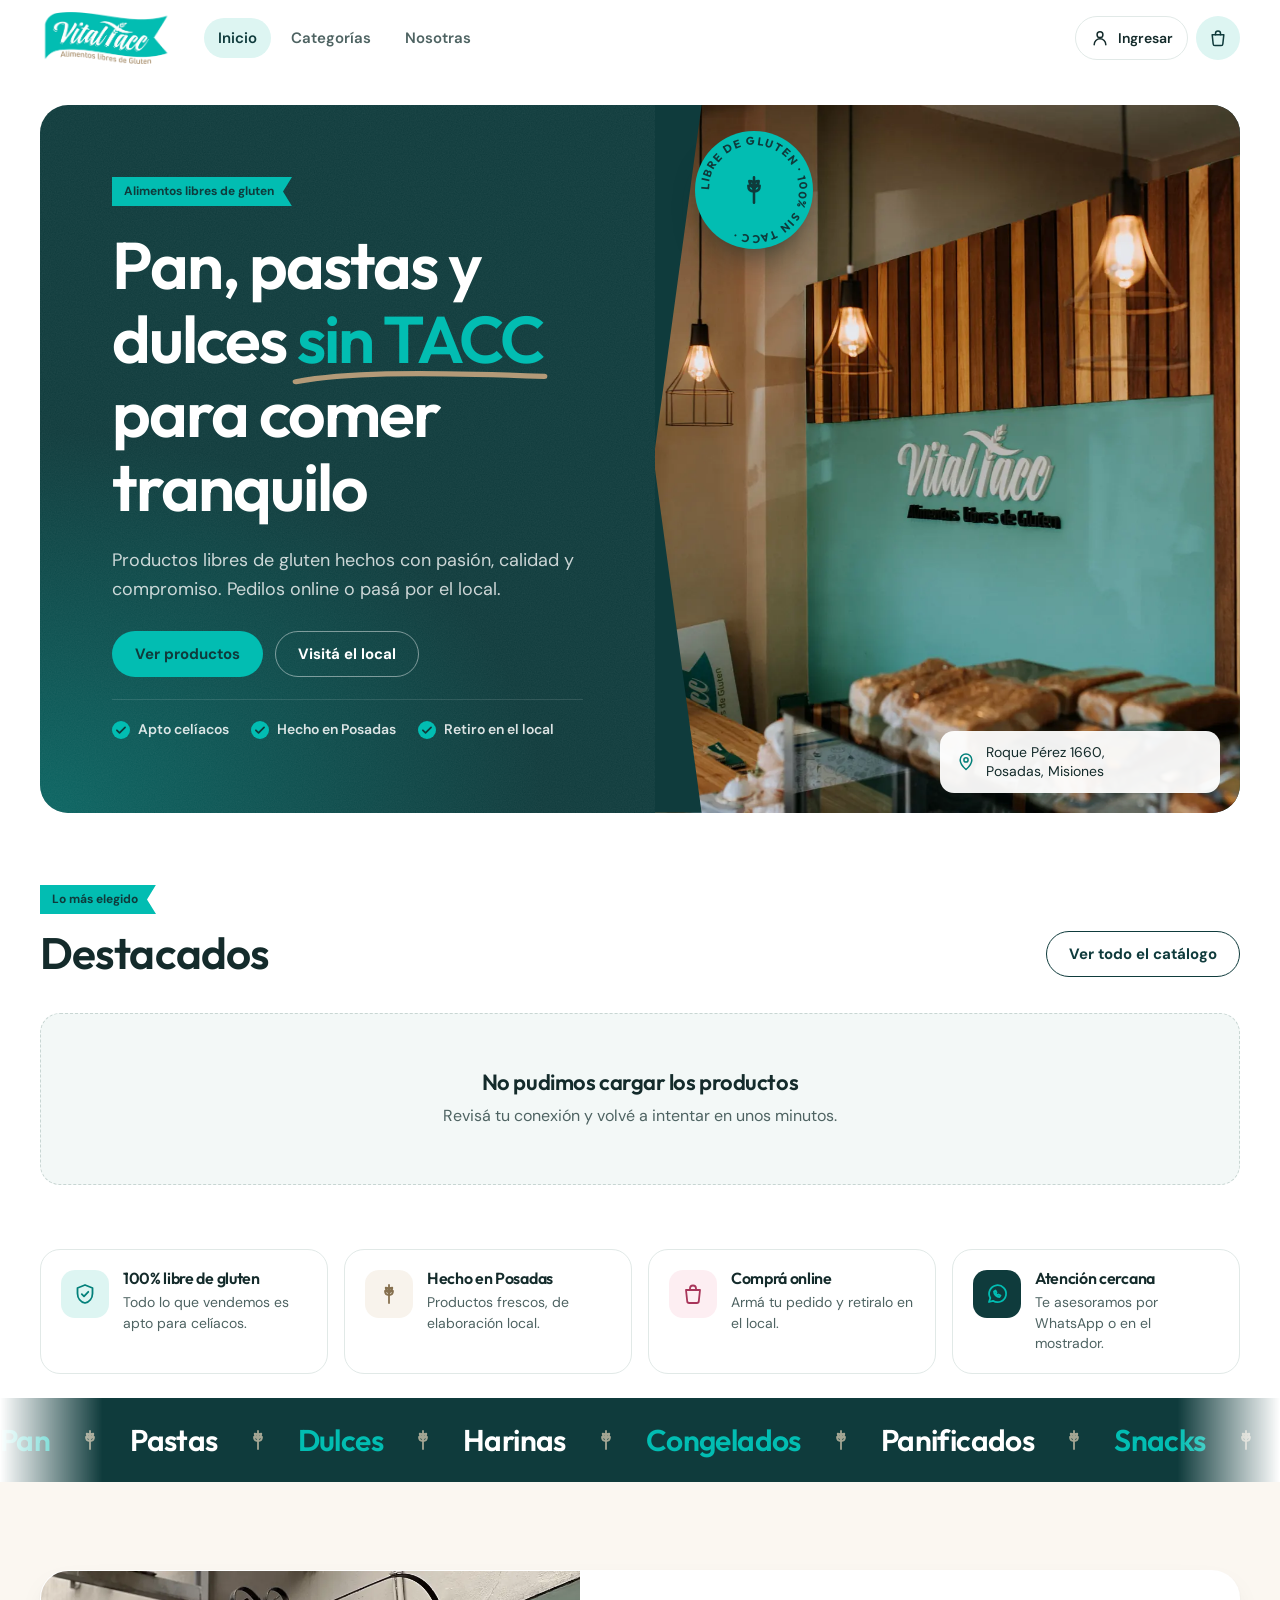
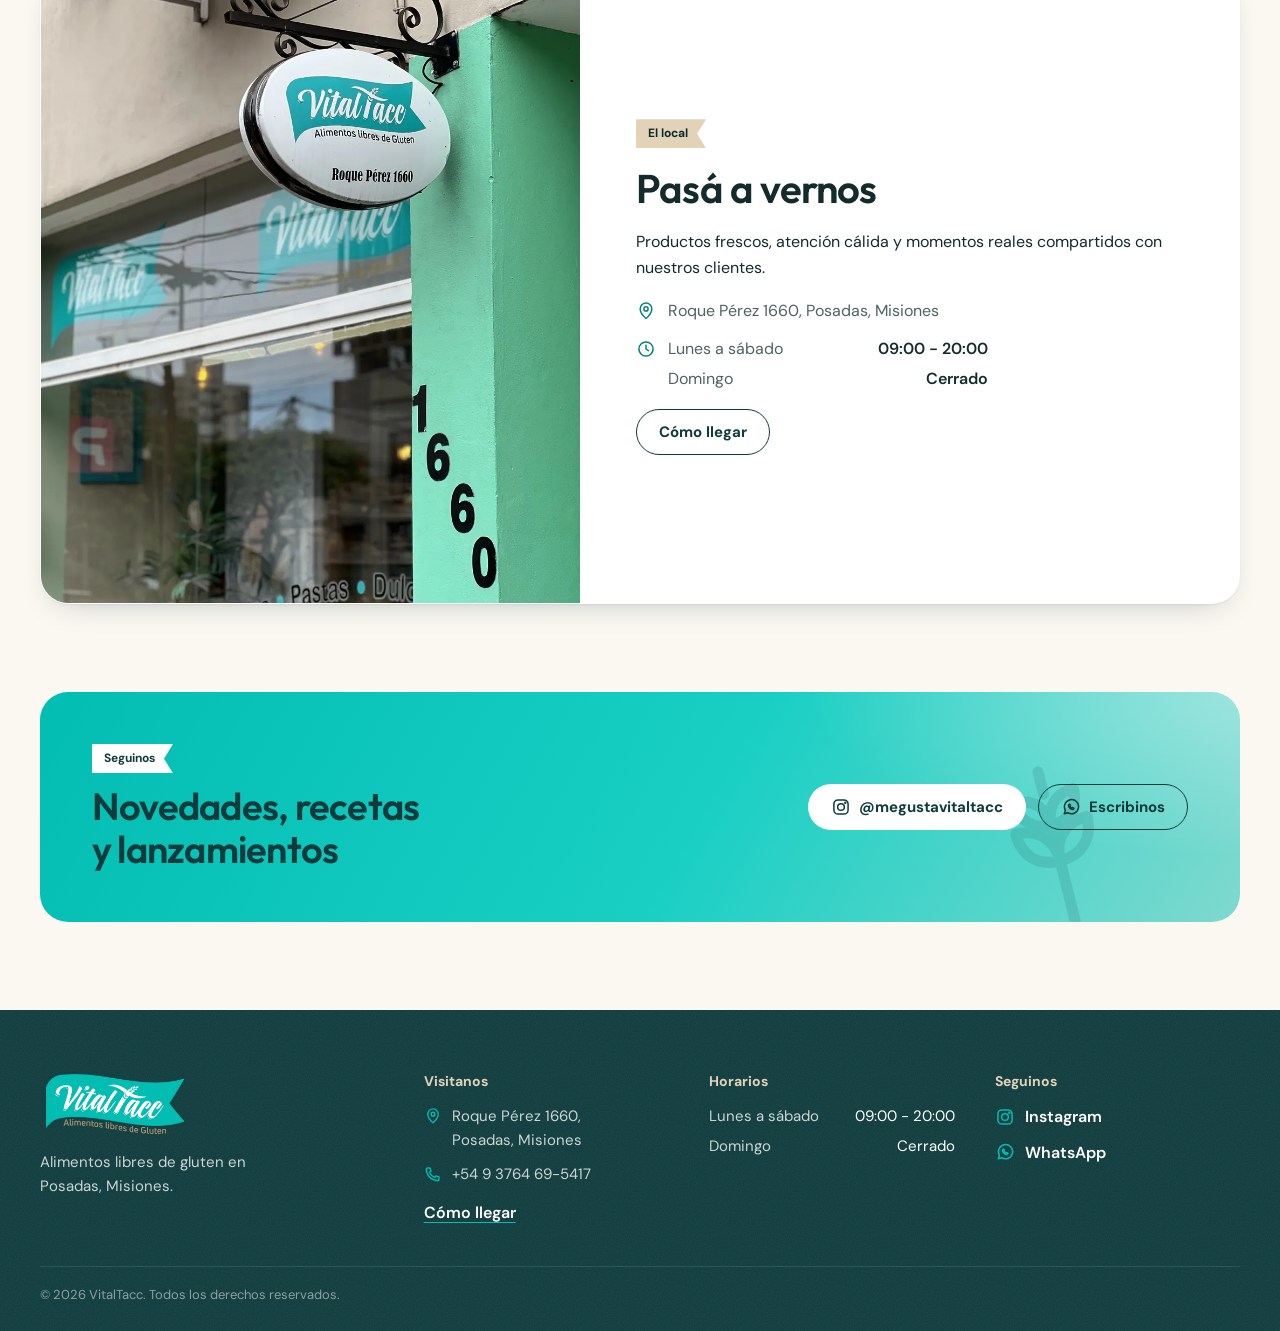
<file: src/main/java/com/vitaltacc/frontend/index.html>
<!DOCTYPE html>
<html lang="es">

<head>
    <meta charset="UTF-8">
    <meta name="viewport" content="width=device-width, initial-scale=1.0">
    <title>VitalTacc · Alimentos libres de gluten en Posadas</title>
    <meta name="description" content="Pan, pastas y dulces sin TACC en Posadas. Comprá online o en el local de Roque Pérez 1660.">
    <link rel="icon" type="image/png" href="img/logo-vitaltacc.png">
    <link rel="preconnect" href="https://fonts.googleapis.com">
    <link rel="preconnect" href="https://fonts.gstatic.com" crossorigin>
    <link href="https://fonts.googleapis.com/css2?family=DM+Sans:wght@400;500;600;700&family=Outfit:wght@500;600;700&display=swap"
        rel="stylesheet">
    <link rel="stylesheet" href="css/tienda.css">
</head>

<body data-pagina="inicio">

    <header id="encabezado"></header>

    <main id="contenido" tabindex="-1">

        <section class="hero">
            <div class="contenedor">
                <div class="hero-interior">
                    <div class="hero-texto">
                        <span class="cinta">Alimentos libres de gluten</span>
                        <h1>Pan, pastas y dulces <span class="resaltado">sin TACC</span> para comer tranquilo</h1>
                        <p>Productos libres de gluten hechos con pasión, calidad y compromiso. Pedilos online o pasá por el local.</p>
                        <div class="hero-botones">
                            <a class="boton boton-primario" href="productos.html">Ver productos</a>
                            <a class="boton boton-claro" href="#visitanos">Visitá el local</a>
                        </div>
                        <ul class="hero-confianza">
                            <li><svg class="icono" viewBox="0 0 24 24" aria-hidden="true"><path d="m5 12.5 4.5 4.5L19 7.5"/></svg><span>Apto celíacos</span></li>
                            <li><svg class="icono" viewBox="0 0 24 24" aria-hidden="true"><path d="m5 12.5 4.5 4.5L19 7.5"/></svg><span>Hecho en Posadas</span></li>
                            <li><svg class="icono" viewBox="0 0 24 24" aria-hidden="true"><path d="m5 12.5 4.5 4.5L19 7.5"/></svg><span>Retiro en el local</span></li>
                        </ul>
                    </div>
                    <div class="hero-foto">
                        <div class="sello-giratorio" aria-hidden="true">
                            <svg class="sello-texto" viewBox="0 0 120 120">
                                <defs><path id="circuloSello" d="M60 60m-46 0a46 46 0 1 1 92 0a46 46 0 1 1-92 0"/></defs>
                                <text><textPath href="#circuloSello">LIBRE DE GLUTEN · 100% SIN TACC · </textPath></text>
                            </svg>
                            <svg class="sello-centro" viewBox="0 0 24 24"><path d="M12 21V9"/><path d="M12 13c-2.5 0-4-1.6-4-4 2.5 0 4 1.6 4 4zM12 13c2.5 0 4-1.6 4-4-2.5 0-4 1.6-4 4zM12 9c-2 0-3.3-1.3-3.3-3.3C10.7 5.7 12 7 12 9zM12 9c2 0 3.3-1.3 3.3-3.3C13.3 5.7 12 7 12 9zM12 5.5V3"/></svg>
                        </div>
                        <img src="img/local-interior.webp" alt="Mostrador del local de VitalTacc con panificados sin TACC" width="1800" height="1199" fetchpriority="high">
                        <p class="hero-dato"><svg class="icono" viewBox="0 0 24 24" aria-hidden="true"><path d="M12 21s7-6.2 7-11.5A7 7 0 0 0 5 9.5C5 14.8 12 21 12 21z"/><circle cx="12" cy="9.5" r="2.5"/></svg><span data-config="direccion">Roque Pérez 1660, Posadas, Misiones</span></p>
                    </div>
                </div>
            </div>
        </section>

        <section class="seccion seccion-destacados" aria-labelledby="tituloDestacados">
            <div class="contenedor">
                <div class="seccion-titulo-fila revelar">
                    <div class="seccion-titulo">
                        <span class="cinta">Lo más elegido</span>
                        <h2 id="tituloDestacados">Destacados</h2>
                    </div>
                    <a class="boton boton-secundario" href="productos.html">Ver todo el catálogo</a>
                </div>
                <div class="grilla-productos" id="destacados" aria-live="polite"></div>
            </div>
        </section>

        <section class="beneficios" aria-label="Por qué elegirnos">
            <div class="contenedor">
                <ul class="beneficios-lista">
                    <li class="revelar">
                        <span class="beneficio-icono tono-turquesa"><svg class="icono" viewBox="0 0 24 24" aria-hidden="true"><path d="M12 3 4.5 6v5.5c0 4.6 3.2 8.4 7.5 9.5 4.3-1.1 7.5-4.9 7.5-9.5V6z"/><path d="m8.8 12.2 2.2 2.2 4.3-4.6"/></svg></span>
                        <div><h3>100% libre de gluten</h3><p>Todo lo que vendemos es apto para celíacos.</p></div>
                    </li>
                    <li class="revelar" style="--retraso: 80ms">
                        <span class="beneficio-icono tono-trigo"><svg class="icono" viewBox="0 0 24 24" aria-hidden="true"><path d="M12 21V9"/><path d="M12 13c-2.5 0-4-1.6-4-4 2.5 0 4 1.6 4 4zM12 13c2.5 0 4-1.6 4-4-2.5 0-4 1.6-4 4zM12 9c-2 0-3.3-1.3-3.3-3.3C10.7 5.7 12 7 12 9zM12 9c2 0 3.3-1.3 3.3-3.3C13.3 5.7 12 7 12 9zM12 5.5V3"/></svg></span>
                        <div><h3>Hecho en Posadas</h3><p>Productos frescos, de elaboración local.</p></div>
                    </li>
                    <li class="revelar" style="--retraso: 160ms">
                        <span class="beneficio-icono tono-rosa"><svg class="icono" viewBox="0 0 24 24" aria-hidden="true"><path d="M5 8h14l-1.2 11.1a2 2 0 0 1-2 1.9H8.2a2 2 0 0 1-2-1.9z"/><path d="M9 8V6.5a3 3 0 0 1 6 0V8"/></svg></span>
                        <div><h3>Comprá online</h3><p>Armá tu pedido y retiralo en el local.</p></div>
                    </li>
                    <li class="revelar" style="--retraso: 240ms">
                        <span class="beneficio-icono tono-petroleo"><svg class="icono" viewBox="0 0 24 24" aria-hidden="true"><path d="M4 20l1.3-4A8.5 8.5 0 1 1 8 18.8z"/><path d="M9 9.5c0 3 2.5 5.5 5.5 5.5l1-1.5-2-1-1 .8a4 4 0 0 1-1.8-1.8l.8-1-1-2z"/></svg></span>
                        <div><h3>Atención cercana</h3><p>Te asesoramos por WhatsApp o en el mostrador.</p></div>
                    </li>
                </ul>
            </div>
        </section>

        <section class="seccion seccion-categorias" id="seccionCategorias" aria-labelledby="tituloCategorias" hidden>
            <div class="contenedor">
                <div class="seccion-titulo revelar">
                    <span class="cinta">Explorá</span>
                    <h2 id="tituloCategorias">Comprá por categoría</h2>
                </div>
                <div class="grilla-categorias" id="categoriasInicio"></div>
            </div>
        </section>

        <section class="seccion seccion-ofertas" id="seccionOfertas" aria-labelledby="tituloOfertas" hidden>
            <div class="contenedor">
                <div class="seccion-titulo-fila revelar">
                    <div class="seccion-titulo">
                        <span class="cinta cinta-rosa">Promo</span>
                        <h2 id="tituloOfertas">Ofertas de la semana</h2>
                    </div>
                </div>
                <div class="grilla-productos" id="ofertas" aria-live="polite"></div>
            </div>
        </section>

        <div class="franja" aria-hidden="true">
            <div class="franja-pista">
                <div class="franja-grupo"><span>Pan</span><svg class="icono" viewBox="0 0 24 24" aria-hidden="true"><path d="M12 21V9"/><path d="M12 13c-2.5 0-4-1.6-4-4 2.5 0 4 1.6 4 4zM12 13c2.5 0 4-1.6 4-4-2.5 0-4 1.6-4 4zM12 9c-2 0-3.3-1.3-3.3-3.3C10.7 5.7 12 7 12 9zM12 9c2 0 3.3-1.3 3.3-3.3C13.3 5.7 12 7 12 9zM12 5.5V3"/></svg><span>Pastas</span><svg class="icono" viewBox="0 0 24 24" aria-hidden="true"><path d="M12 21V9"/><path d="M12 13c-2.5 0-4-1.6-4-4 2.5 0 4 1.6 4 4zM12 13c2.5 0 4-1.6 4-4-2.5 0-4 1.6-4 4zM12 9c-2 0-3.3-1.3-3.3-3.3C10.7 5.7 12 7 12 9zM12 9c2 0 3.3-1.3 3.3-3.3C13.3 5.7 12 7 12 9zM12 5.5V3"/></svg><span>Dulces</span><svg class="icono" viewBox="0 0 24 24" aria-hidden="true"><path d="M12 21V9"/><path d="M12 13c-2.5 0-4-1.6-4-4 2.5 0 4 1.6 4 4zM12 13c2.5 0 4-1.6 4-4-2.5 0-4 1.6-4 4zM12 9c-2 0-3.3-1.3-3.3-3.3C10.7 5.7 12 7 12 9zM12 9c2 0 3.3-1.3 3.3-3.3C13.3 5.7 12 7 12 9zM12 5.5V3"/></svg><span>Harinas</span><svg class="icono" viewBox="0 0 24 24" aria-hidden="true"><path d="M12 21V9"/><path d="M12 13c-2.5 0-4-1.6-4-4 2.5 0 4 1.6 4 4zM12 13c2.5 0 4-1.6 4-4-2.5 0-4 1.6-4 4zM12 9c-2 0-3.3-1.3-3.3-3.3C10.7 5.7 12 7 12 9zM12 9c2 0 3.3-1.3 3.3-3.3C13.3 5.7 12 7 12 9zM12 5.5V3"/></svg><span>Congelados</span><svg class="icono" viewBox="0 0 24 24" aria-hidden="true"><path d="M12 21V9"/><path d="M12 13c-2.5 0-4-1.6-4-4 2.5 0 4 1.6 4 4zM12 13c2.5 0 4-1.6 4-4-2.5 0-4 1.6-4 4zM12 9c-2 0-3.3-1.3-3.3-3.3C10.7 5.7 12 7 12 9zM12 9c2 0 3.3-1.3 3.3-3.3C13.3 5.7 12 7 12 9zM12 5.5V3"/></svg><span>Panificados</span><svg class="icono" viewBox="0 0 24 24" aria-hidden="true"><path d="M12 21V9"/><path d="M12 13c-2.5 0-4-1.6-4-4 2.5 0 4 1.6 4 4zM12 13c2.5 0 4-1.6 4-4-2.5 0-4 1.6-4 4zM12 9c-2 0-3.3-1.3-3.3-3.3C10.7 5.7 12 7 12 9zM12 9c2 0 3.3-1.3 3.3-3.3C13.3 5.7 12 7 12 9zM12 5.5V3"/></svg><span>Snacks</span><svg class="icono" viewBox="0 0 24 24" aria-hidden="true"><path d="M12 21V9"/><path d="M12 13c-2.5 0-4-1.6-4-4 2.5 0 4 1.6 4 4zM12 13c2.5 0 4-1.6 4-4-2.5 0-4 1.6-4 4zM12 9c-2 0-3.3-1.3-3.3-3.3C10.7 5.7 12 7 12 9zM12 9c2 0 3.3-1.3 3.3-3.3C13.3 5.7 12 7 12 9zM12 5.5V3"/></svg><span>Sin TACC</span><svg class="icono" viewBox="0 0 24 24" aria-hidden="true"><path d="M12 21V9"/><path d="M12 13c-2.5 0-4-1.6-4-4 2.5 0 4 1.6 4 4zM12 13c2.5 0 4-1.6 4-4-2.5 0-4 1.6-4 4zM12 9c-2 0-3.3-1.3-3.3-3.3C10.7 5.7 12 7 12 9zM12 9c2 0 3.3-1.3 3.3-3.3C13.3 5.7 12 7 12 9zM12 5.5V3"/></svg></div>
                <div class="franja-grupo"><span>Pan</span><svg class="icono" viewBox="0 0 24 24" aria-hidden="true"><path d="M12 21V9"/><path d="M12 13c-2.5 0-4-1.6-4-4 2.5 0 4 1.6 4 4zM12 13c2.5 0 4-1.6 4-4-2.5 0-4 1.6-4 4zM12 9c-2 0-3.3-1.3-3.3-3.3C10.7 5.7 12 7 12 9zM12 9c2 0 3.3-1.3 3.3-3.3C13.3 5.7 12 7 12 9zM12 5.5V3"/></svg><span>Pastas</span><svg class="icono" viewBox="0 0 24 24" aria-hidden="true"><path d="M12 21V9"/><path d="M12 13c-2.5 0-4-1.6-4-4 2.5 0 4 1.6 4 4zM12 13c2.5 0 4-1.6 4-4-2.5 0-4 1.6-4 4zM12 9c-2 0-3.3-1.3-3.3-3.3C10.7 5.7 12 7 12 9zM12 9c2 0 3.3-1.3 3.3-3.3C13.3 5.7 12 7 12 9zM12 5.5V3"/></svg><span>Dulces</span><svg class="icono" viewBox="0 0 24 24" aria-hidden="true"><path d="M12 21V9"/><path d="M12 13c-2.5 0-4-1.6-4-4 2.5 0 4 1.6 4 4zM12 13c2.5 0 4-1.6 4-4-2.5 0-4 1.6-4 4zM12 9c-2 0-3.3-1.3-3.3-3.3C10.7 5.7 12 7 12 9zM12 9c2 0 3.3-1.3 3.3-3.3C13.3 5.7 12 7 12 9zM12 5.5V3"/></svg><span>Harinas</span><svg class="icono" viewBox="0 0 24 24" aria-hidden="true"><path d="M12 21V9"/><path d="M12 13c-2.5 0-4-1.6-4-4 2.5 0 4 1.6 4 4zM12 13c2.5 0 4-1.6 4-4-2.5 0-4 1.6-4 4zM12 9c-2 0-3.3-1.3-3.3-3.3C10.7 5.7 12 7 12 9zM12 9c2 0 3.3-1.3 3.3-3.3C13.3 5.7 12 7 12 9zM12 5.5V3"/></svg><span>Congelados</span><svg class="icono" viewBox="0 0 24 24" aria-hidden="true"><path d="M12 21V9"/><path d="M12 13c-2.5 0-4-1.6-4-4 2.5 0 4 1.6 4 4zM12 13c2.5 0 4-1.6 4-4-2.5 0-4 1.6-4 4zM12 9c-2 0-3.3-1.3-3.3-3.3C10.7 5.7 12 7 12 9zM12 9c2 0 3.3-1.3 3.3-3.3C13.3 5.7 12 7 12 9zM12 5.5V3"/></svg><span>Panificados</span><svg class="icono" viewBox="0 0 24 24" aria-hidden="true"><path d="M12 21V9"/><path d="M12 13c-2.5 0-4-1.6-4-4 2.5 0 4 1.6 4 4zM12 13c2.5 0 4-1.6 4-4-2.5 0-4 1.6-4 4zM12 9c-2 0-3.3-1.3-3.3-3.3C10.7 5.7 12 7 12 9zM12 9c2 0 3.3-1.3 3.3-3.3C13.3 5.7 12 7 12 9zM12 5.5V3"/></svg><span>Snacks</span><svg class="icono" viewBox="0 0 24 24" aria-hidden="true"><path d="M12 21V9"/><path d="M12 13c-2.5 0-4-1.6-4-4 2.5 0 4 1.6 4 4zM12 13c2.5 0 4-1.6 4-4-2.5 0-4 1.6-4 4zM12 9c-2 0-3.3-1.3-3.3-3.3C10.7 5.7 12 7 12 9zM12 9c2 0 3.3-1.3 3.3-3.3C13.3 5.7 12 7 12 9zM12 5.5V3"/></svg><span>Sin TACC</span><svg class="icono" viewBox="0 0 24 24" aria-hidden="true"><path d="M12 21V9"/><path d="M12 13c-2.5 0-4-1.6-4-4 2.5 0 4 1.6 4 4zM12 13c2.5 0 4-1.6 4-4-2.5 0-4 1.6-4 4zM12 9c-2 0-3.3-1.3-3.3-3.3C10.7 5.7 12 7 12 9zM12 9c2 0 3.3-1.3 3.3-3.3C13.3 5.7 12 7 12 9zM12 5.5V3"/></svg></div>
            </div>
        </div>

        <section class="seccion seccion-visita" id="visitanos" aria-labelledby="tituloVisita">
            <div class="contenedor">
                <div class="visita revelar">
                    <img src="img/local-frente.webp" alt="Frente del local de VitalTacc en Roque Pérez 1660" width="1000" height="1172" loading="lazy">
                    <div class="visita-texto">
                        <span class="cinta cinta-trigo">El local</span>
                        <h2 id="tituloVisita">Pasá a vernos</h2>
                        <p>Productos frescos, atención cálida y momentos reales compartidos con nuestros clientes.</p>
                        <ul class="visita-datos">
                            <li><svg class="icono" viewBox="0 0 24 24" aria-hidden="true"><path d="M12 21s7-6.2 7-11.5A7 7 0 0 0 5 9.5C5 14.8 12 21 12 21z"/><circle cx="12" cy="9.5" r="2.5"/></svg><span data-config="direccion">Roque Pérez 1660, Posadas, Misiones</span></li>
                            <li><svg class="icono" viewBox="0 0 24 24" aria-hidden="true"><circle cx="12" cy="12" r="8.5"/><path d="M12 7.5V12l3 2"/></svg><div class="visita-horarios" data-config="horarios"></div></li>
                        </ul>
                        <div>
                            <a class="boton boton-secundario" data-config="mapa" href="https://maps.app.goo.gl/hDy4N3ZFMr4rXz6CA?g_st=iwb" target="_blank" rel="noopener noreferrer">Cómo llegar</a>
                        </div>
                    </div>
                </div>
            </div>
        </section>

        <section class="seccion seccion-instagram" aria-labelledby="tituloInstagram">
            <div class="contenedor">
                <div class="instagram-banda revelar">
                    <div class="instagram-texto">
                        <span class="cinta cinta-blanca">Seguinos</span>
                        <h2 id="tituloInstagram">Novedades, recetas y lanzamientos</h2>
                    </div>
                    <div class="instagram-botones">
                        <a class="boton boton-blanco" data-config="instagram" href="https://www.instagram.com/megustavitaltacc/" target="_blank" rel="noopener noreferrer"><svg class="icono" viewBox="0 0 24 24" aria-hidden="true"><rect x="3.5" y="3.5" width="17" height="17" rx="5"/><circle cx="12" cy="12" r="4"/><circle cx="17.2" cy="6.8" r="0.6" fill="currentColor"/></svg><span data-config="instagram-usuario">@megustavitaltacc</span></a>
                        <a class="boton boton-secundario" data-config="whatsapp" href="https://wa.me/5493764695417" target="_blank" rel="noopener noreferrer"><svg class="icono" viewBox="0 0 24 24" aria-hidden="true"><path d="M4 20l1.3-4A8.5 8.5 0 1 1 8 18.8z"/><path d="M9 9.5c0 3 2.5 5.5 5.5 5.5l1-1.5-2-1-1 .8a4 4 0 0 1-1.8-1.8l.8-1-1-2z"/></svg><span>Escribinos</span></a>
                    </div>
                </div>
            </div>
        </section>
    </main>

    <footer id="pie"></footer>

    <script src="js/comun.js"></script>
    <script src="js/tienda/tienda.js"></script>
    <script src="js/tienda/inicio.js"></script>
</body>

</html>
</file>
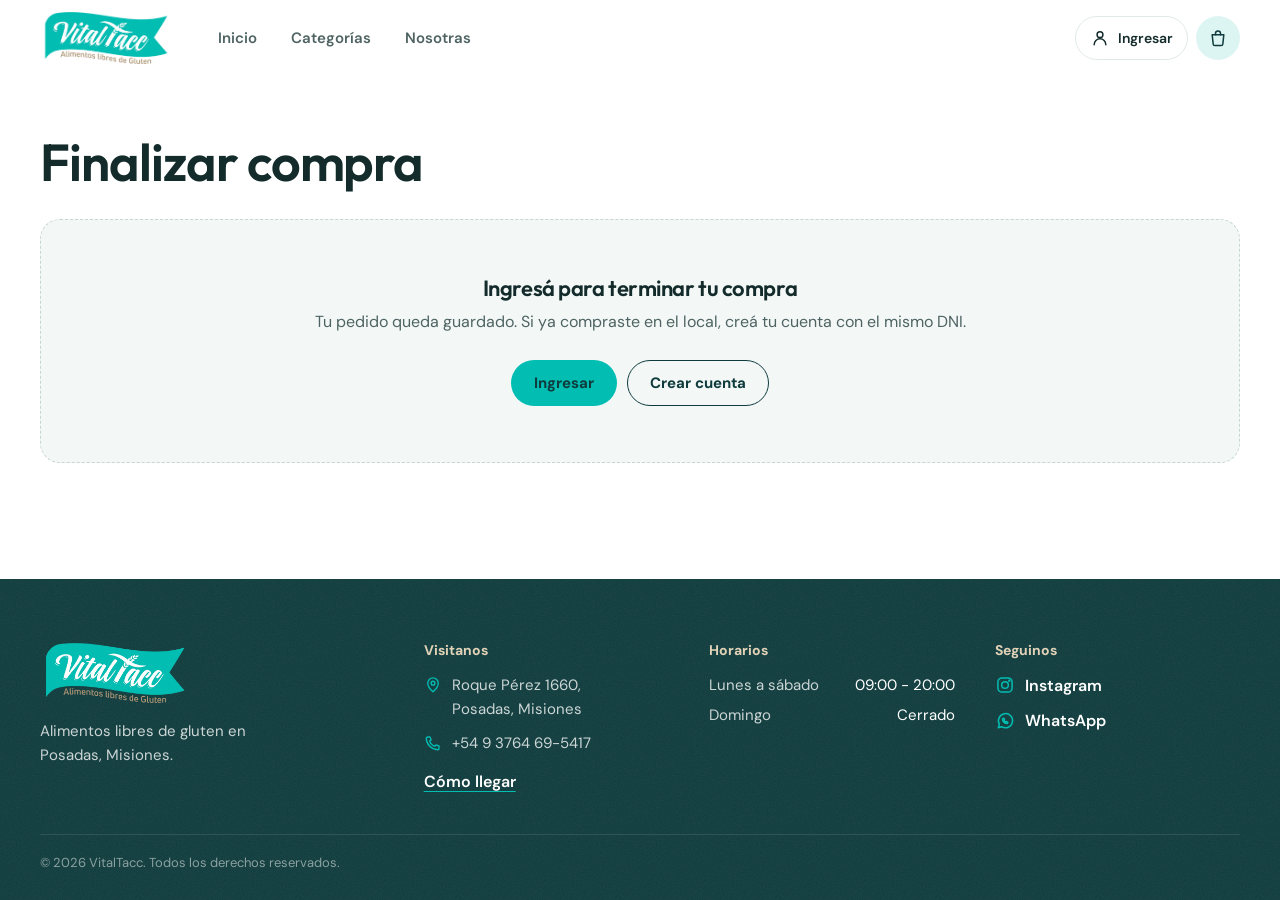
<file: src/main/java/com/vitaltacc/frontend/checkout.html>
<!DOCTYPE html>
<html lang="es">

<head>
    <meta charset="UTF-8">
    <meta name="viewport" content="width=device-width, initial-scale=1.0">
    <title>Finalizar compra · VitalTacc</title>
    <meta name="description" content="Revisá tu pedido de VitalTacc y confirmá la compra.">
    <link rel="icon" type="image/png" href="img/logo-vitaltacc.png">
    <link rel="preconnect" href="https://fonts.googleapis.com">
    <link rel="preconnect" href="https://fonts.gstatic.com" crossorigin>
    <link href="https://fonts.googleapis.com/css2?family=DM+Sans:wght@400;500;600;700&family=Outfit:wght@500;600;700&display=swap"
        rel="stylesheet">
    <link rel="stylesheet" href="css/tienda.css">
</head>

<body data-pagina="checkout">

    <header id="encabezado"></header>

    <main id="contenido" tabindex="-1">

        <section class="contenedor cabecera-pagina">
            <h1>Finalizar compra</h1>
        </section>

        <div class="contenedor" id="checkout"></div>

    </main>

    <footer id="pie"></footer>

    <script src="js/comun.js"></script>
    <script src="js/tienda/tienda.js"></script>
    <script src="js/tienda/pago.js"></script>
</body>

</html>
</file>
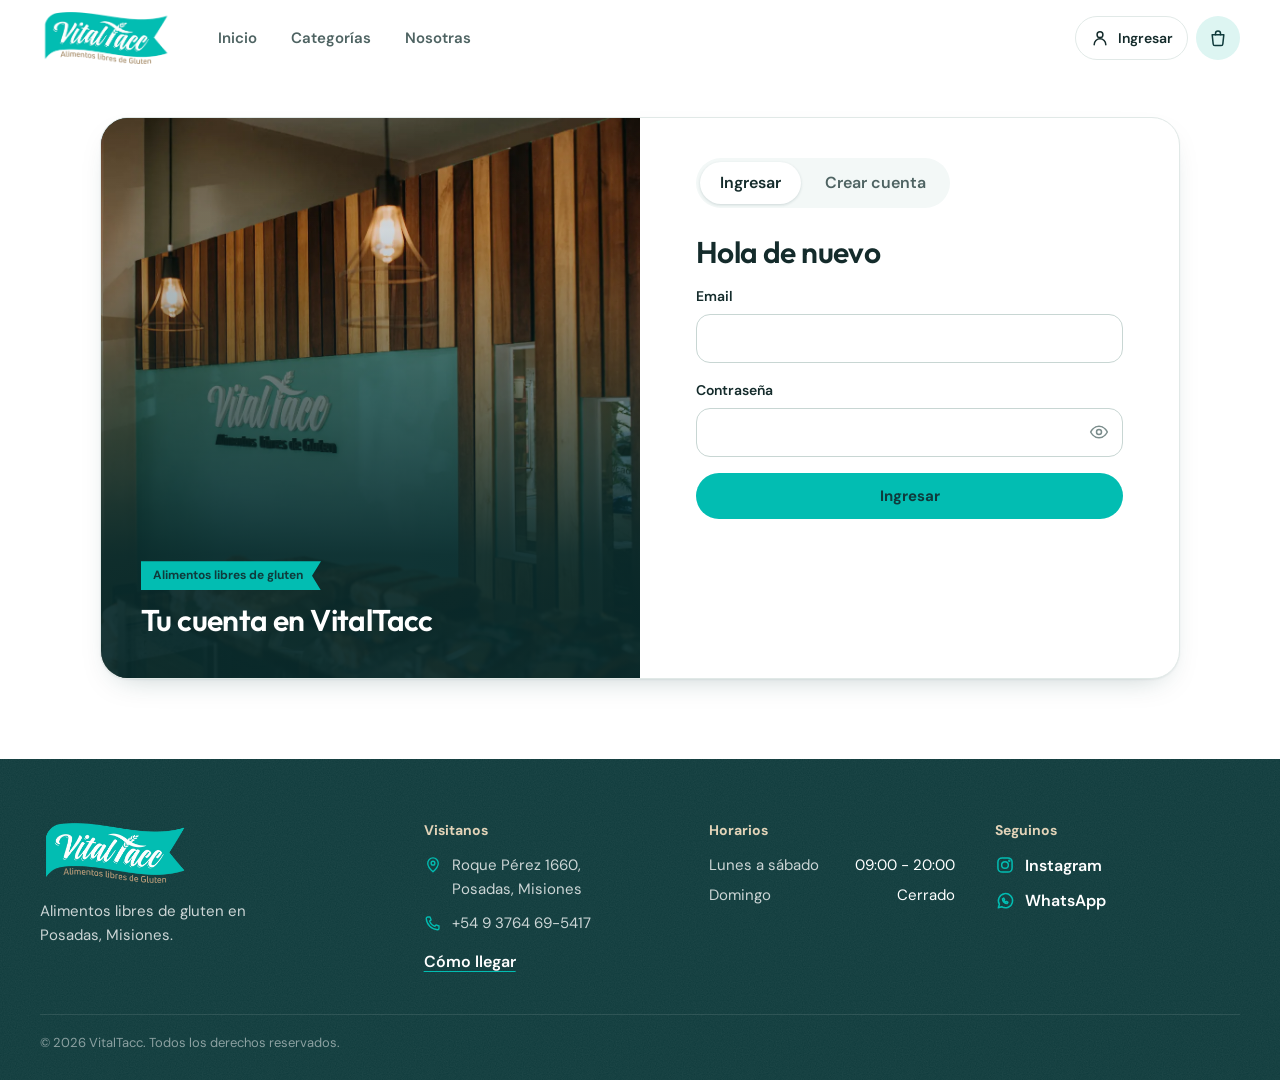
<file: src/main/java/com/vitaltacc/frontend/login.html>
<!DOCTYPE html>
<html lang="es">

<head>
    <meta charset="UTF-8">
    <meta name="viewport" content="width=device-width, initial-scale=1.0">
    <title>Ingresar · VitalTacc</title>
    <meta name="description" content="Ingresá o creá tu cuenta en VitalTacc.">
    <link rel="icon" type="image/png" href="img/logo-vitaltacc.png">
    <link rel="preconnect" href="https://fonts.googleapis.com">
    <link rel="preconnect" href="https://fonts.gstatic.com" crossorigin>
    <link href="https://fonts.googleapis.com/css2?family=DM+Sans:wght@400;500;600;700&family=Outfit:wght@500;600;700&display=swap"
        rel="stylesheet">
    <link rel="stylesheet" href="css/tienda.css">
</head>

<body data-pagina="cuenta">

    <header id="encabezado"></header>

    <main id="contenido" tabindex="-1">

        <div class="pagina-cuenta">
            <div class="cuenta-lado">
                <img src="img/local-interior.webp" alt="" width="1800" height="1199">
                <span class="cinta">Alimentos libres de gluten</span>
                <h2>Tu cuenta en VitalTacc</h2>
            </div>

            <div class="cuenta-formularios">
                <div class="pestanas" role="tablist" aria-label="Ingresar o crear cuenta">
                    <button type="button" role="tab" id="tabIngresar" aria-controls="formIngresar" aria-selected="true">Ingresar</button>
                    <button type="button" role="tab" id="tabRegistro" aria-controls="formRegistro" aria-selected="false">Crear cuenta</button>
                </div>

                <form class="formulario" id="formIngresar" role="tabpanel" aria-labelledby="tabIngresar" novalidate>
                    <h1>Hola de nuevo</h1>

                    <div class="campo">
                        <label for="loginEmail">Email</label>
                        <input type="email" id="loginEmail" autocomplete="email" required>
                    </div>

                    <div class="campo">
                        <label for="loginContrasena">Contraseña</label>
                        <input type="password" id="loginContrasena" autocomplete="current-password" required>
                    </div>

                    <p class="mensaje-formulario" id="mensajeIngresar" role="alert"></p>

                    <button type="submit" class="boton boton-primario boton-ancho">Ingresar</button>
                </form>

                <form class="formulario" id="formRegistro" role="tabpanel" aria-labelledby="tabRegistro" hidden novalidate>
                    <h1>Creá tu cuenta</h1>
                    <p class="nota-obligatorio">Los campos con <span class="obligatorio" aria-hidden="true">*</span> son obligatorios.</p>

                    <div class="aviso-dni">
                        <svg class="icono" viewBox="0 0 24 24" aria-hidden="true"><rect x="3" y="5" width="18" height="14" rx="2.5"/><circle cx="9" cy="11" r="2.2"/><path d="M5.8 16a3.4 3.4 0 0 1 6.4 0M14 10h4M14 13h3"/></svg>
                        <span>¿Ya compraste en el local? Usá el mismo DNI que diste en la caja y vas a ver esas compras en tu cuenta.</span>
                    </div>

                    <div class="fila-campos">
                        <div class="campo">
                            <label for="regNombre">Nombre <span class="obligatorio" aria-hidden="true">*</span></label>
                            <input type="text" id="regNombre" autocomplete="given-name" required>
                        </div>
                        <div class="campo">
                            <label for="regApellido">Apellido <span class="obligatorio" aria-hidden="true">*</span></label>
                            <input type="text" id="regApellido" autocomplete="family-name" required>
                        </div>
                    </div>

                    <div class="fila-campos">
                        <div class="campo">
                            <label for="regDni">DNI <span class="obligatorio" aria-hidden="true">*</span></label>
                            <input type="text" id="regDni" inputmode="numeric" autocomplete="off" required>
                            <small>Solo números, sin puntos.</small>
                        </div>
                        <div class="campo">
                            <label for="regTelefono">Teléfono</label>
                            <input type="tel" id="regTelefono" autocomplete="tel">
                            <small>Opcional.</small>
                        </div>
                    </div>

                    <div class="campo">
                        <label for="regEmail">Email <span class="obligatorio" aria-hidden="true">*</span></label>
                        <input type="email" id="regEmail" autocomplete="email" required>
                    </div>

                    <div class="fila-campos">
                        <div class="campo">
                            <label for="regContrasena">Contraseña <span class="obligatorio" aria-hidden="true">*</span></label>
                            <input type="password" id="regContrasena" autocomplete="new-password" minlength="8" required>
                            <small>Mínimo 8 caracteres.</small>
                        </div>
                        <div class="campo">
                            <label for="regContrasena2">Repetir contraseña <span class="obligatorio" aria-hidden="true">*</span></label>
                            <input type="password" id="regContrasena2" autocomplete="new-password" required>
                        </div>
                    </div>

                    <p class="mensaje-formulario" id="mensajeRegistro" role="alert"></p>

                    <button type="submit" class="boton boton-primario boton-ancho">Crear cuenta</button>
                </form>
            </div>
        </div>

    </main>

    <footer id="pie"></footer>

    <script src="js/comun.js"></script>
    <script src="js/tienda/tienda.js"></script>
    <script src="js/tienda/cuenta.js"></script>
</body>

</html>
</file>
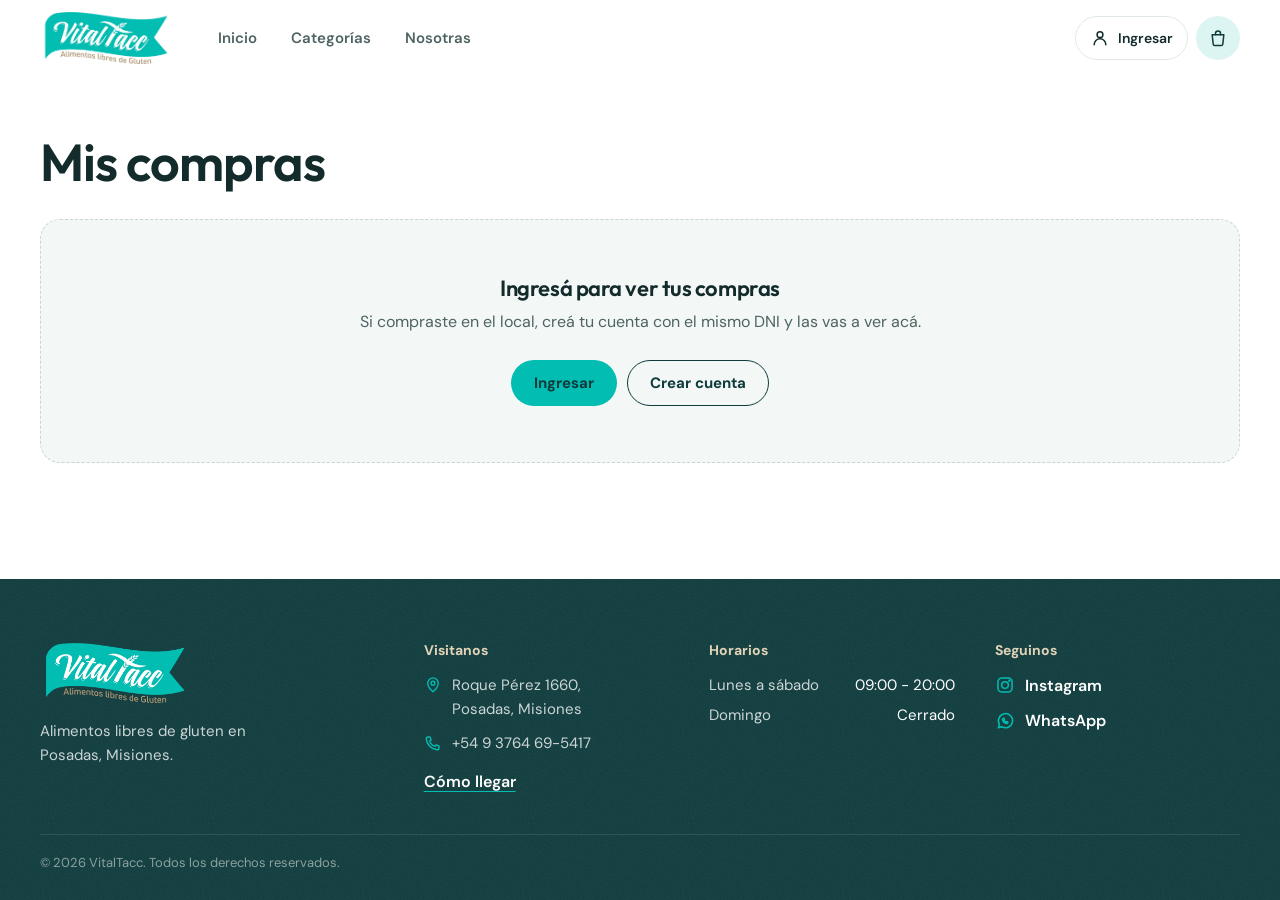
<file: src/main/java/com/vitaltacc/frontend/mis-compras.html>
<!DOCTYPE html>
<html lang="es">

<head>
    <meta charset="UTF-8">
    <meta name="viewport" content="width=device-width, initial-scale=1.0">
    <title>Mis compras · VitalTacc</title>
    <meta name="description" content="Todas tus compras en VitalTacc, en el local y online.">
    <link rel="icon" type="image/png" href="img/logo-vitaltacc.png">
    <link rel="preconnect" href="https://fonts.googleapis.com">
    <link rel="preconnect" href="https://fonts.gstatic.com" crossorigin>
    <link href="https://fonts.googleapis.com/css2?family=DM+Sans:wght@400;500;600;700&family=Outfit:wght@500;600;700&display=swap"
        rel="stylesheet">
    <link rel="stylesheet" href="css/tienda.css">
</head>

<body data-pagina="mis-compras">

    <header id="encabezado"></header>

    <main id="contenido" tabindex="-1">

        <section class="contenedor cabecera-pagina">
            <h1>Mis compras</h1>
        </section>

        <section class="contenedor" id="misCompras" aria-live="polite"></section>

    </main>

    <footer id="pie"></footer>

    <script src="js/comun.js"></script>
    <script src="js/tienda/tienda.js"></script>
    <script src="js/tienda/mis-compras.js"></script>
</body>

</html>
</file>
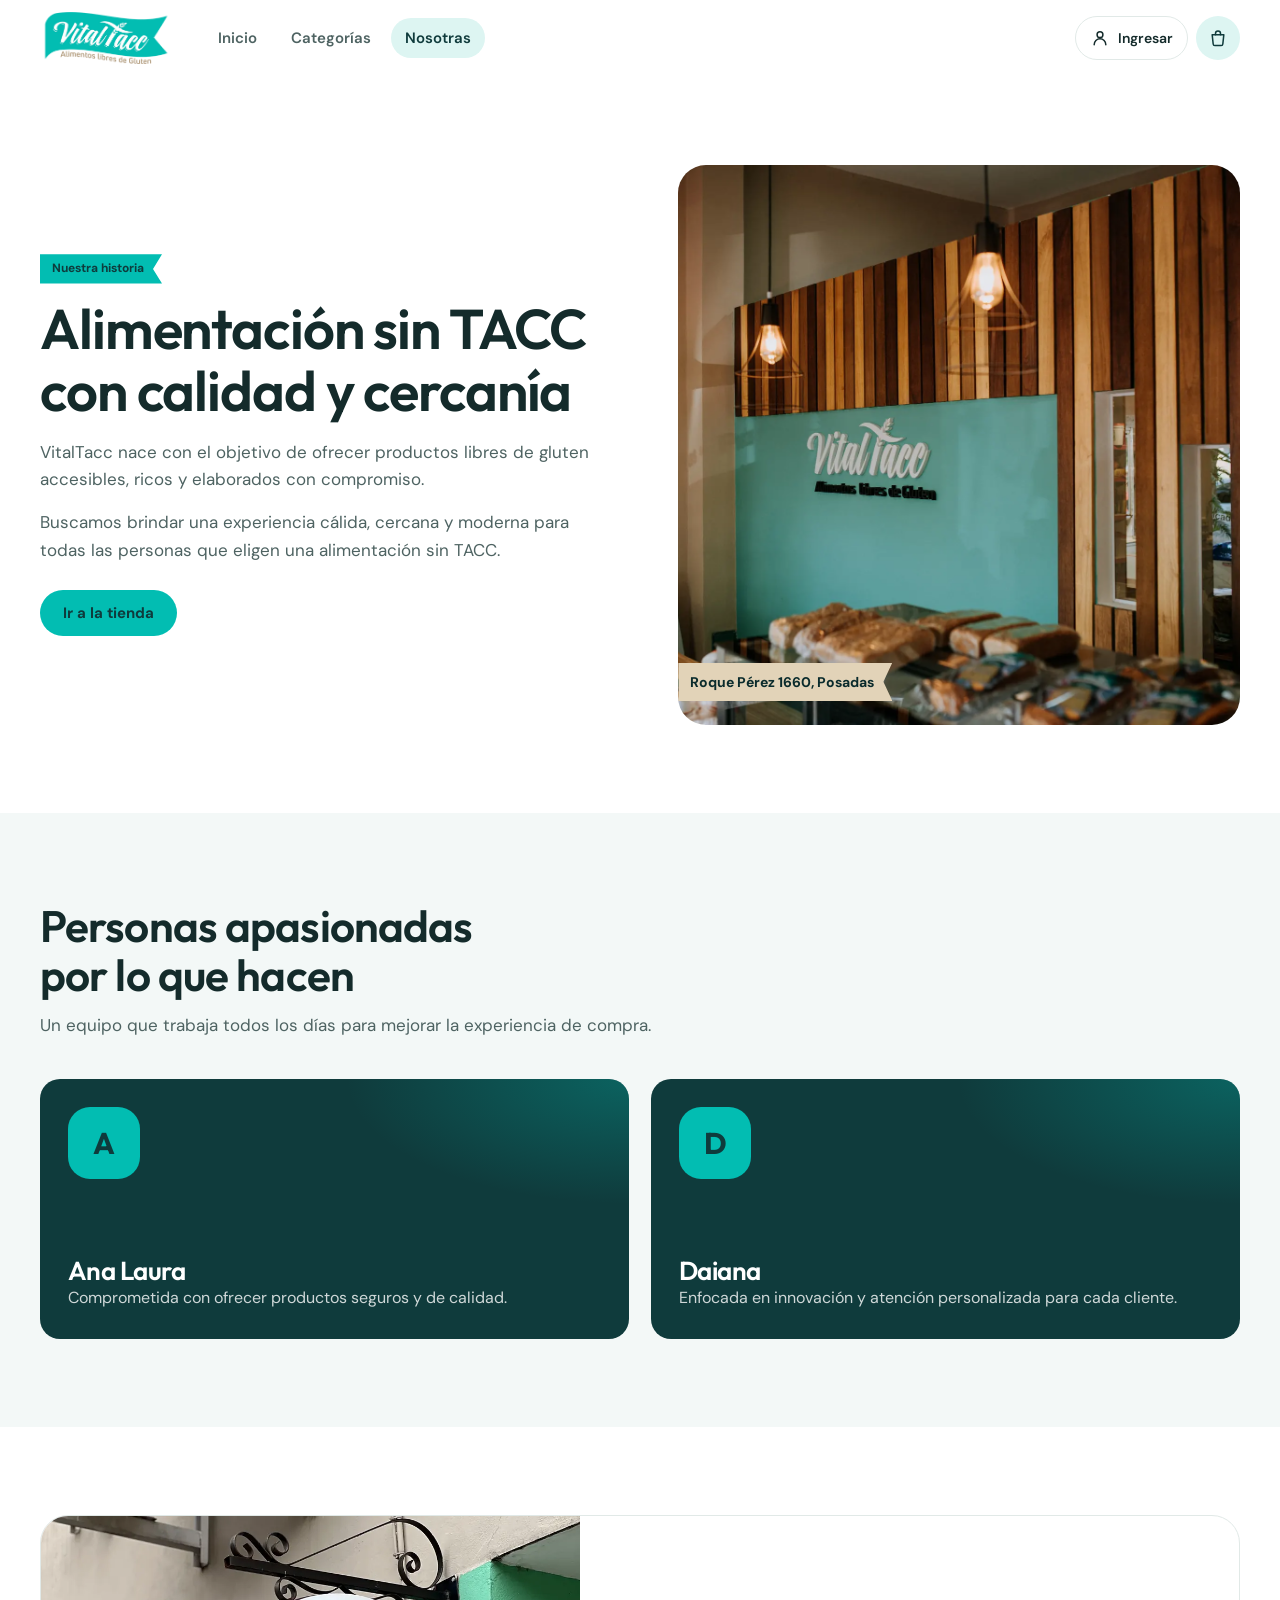
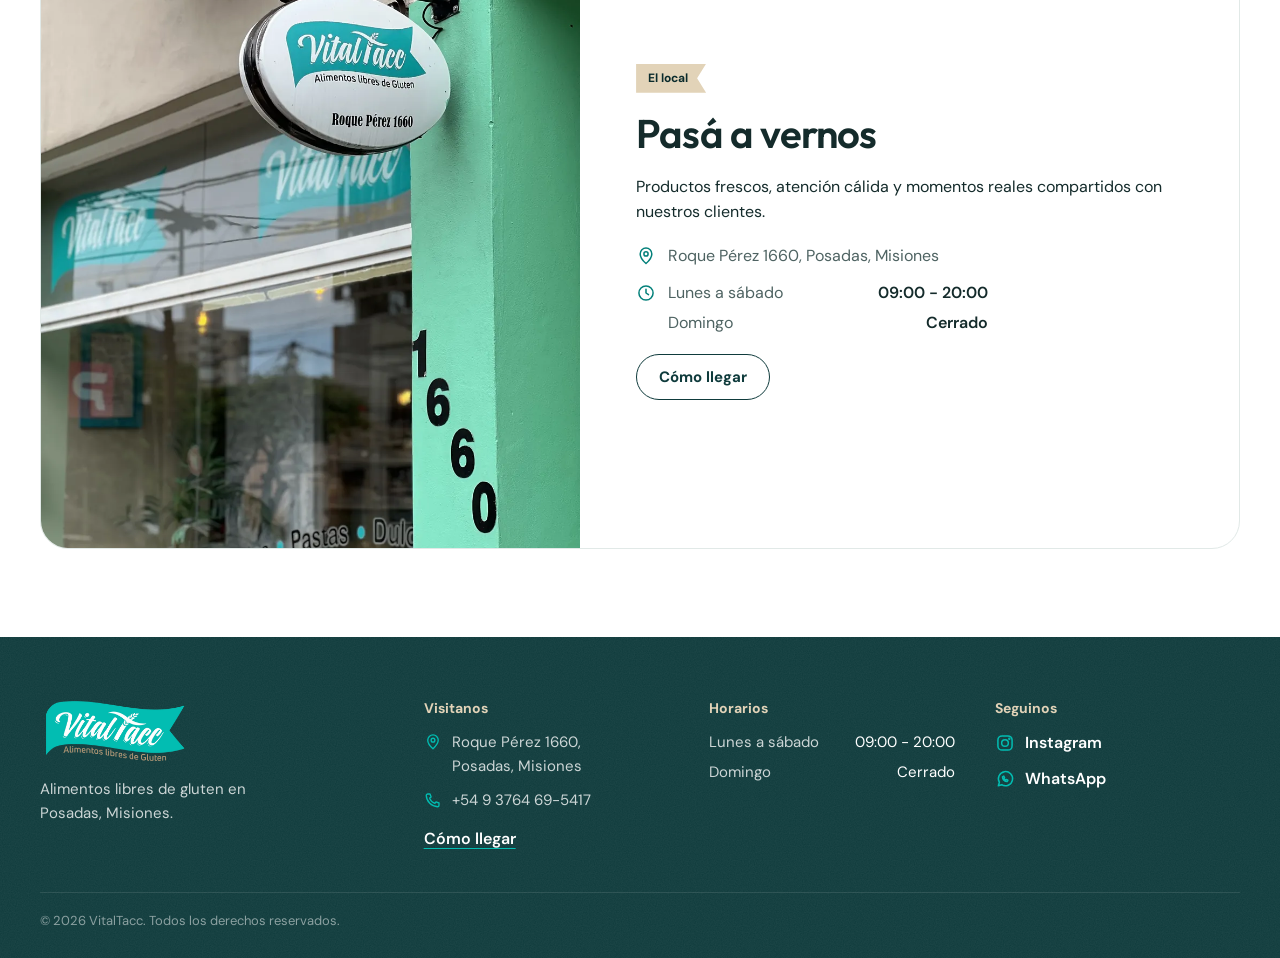
<file: src/main/java/com/vitaltacc/frontend/nosotras.html>
<!DOCTYPE html>
<html lang="es">

<head>
    <meta charset="UTF-8">
    <meta name="viewport" content="width=device-width, initial-scale=1.0">
    <title>Nosotras · VitalTacc</title>
    <meta name="description" content="Conocé la historia de VitalTacc y a las personas detrás del local de Roque Pérez 1660.">
    <link rel="icon" type="image/png" href="img/logo-vitaltacc.png">
    <link rel="preconnect" href="https://fonts.googleapis.com">
    <link rel="preconnect" href="https://fonts.gstatic.com" crossorigin>
    <link href="https://fonts.googleapis.com/css2?family=DM+Sans:wght@400;500;600;700&family=Outfit:wght@500;600;700&display=swap"
        rel="stylesheet">
    <link rel="stylesheet" href="css/tienda.css">
</head>

<body data-pagina="nosotras">

    <header id="encabezado"></header>

    <main id="contenido" tabindex="-1">

        <section class="seccion">
            <div class="contenedor historia">
                <div class="historia-texto">
                    <span class="cinta">Nuestra historia</span>
                    <h1 class="historia-titulo">Alimentación sin TACC con calidad y cercanía</h1>
                    <p>VitalTacc nace con el objetivo de ofrecer productos libres de gluten accesibles, ricos y elaborados con compromiso.</p>
                    <p>Buscamos brindar una experiencia cálida, cercana y moderna para todas las personas que eligen una alimentación sin TACC.</p>
                    <div class="hero-botones historia-botones">
                        <a class="boton boton-primario" href="productos.html">Ir a la tienda</a>
                    </div>
                </div>
                <div class="historia-foto revelar">
                    <img src="img/local-interior.webp" alt="Interior del local de VitalTacc" width="1800" height="1199">
                    <span class="cinta cinta-trigo">Roque Pérez 1660, Posadas</span>
                </div>
            </div>
        </section>

        <section class="seccion seccion-suave" aria-labelledby="tituloEquipo">
            <div class="contenedor">
                <div class="seccion-titulo revelar">
                    <h2 id="tituloEquipo">Personas apasionadas por lo que hacen</h2>
                    <p>Un equipo que trabaja todos los días para mejorar la experiencia de compra.</p>
                </div>

                <div class="equipo">
                    <article class="persona-sin-foto revelar">
                        <span class="monograma" aria-hidden="true">A</span>
                        <div>
                            <h3>Ana Laura</h3>
                            <p>Comprometida con ofrecer productos seguros y de calidad.</p>
                        </div>
                    </article>

                    <article class="persona-sin-foto revelar">
                        <span class="monograma" aria-hidden="true">D</span>
                        <div>
                            <h3>Daiana</h3>
                            <p>Enfocada en innovación y atención personalizada para cada cliente.</p>
                        </div>
                    </article>
                </div>
            </div>
        </section>

        <section class="seccion" id="visitanos" aria-labelledby="tituloVisita">
            <div class="contenedor">
                <div class="visita revelar">
                    <img src="img/local-frente.webp" alt="Frente del local de VitalTacc en Roque Pérez 1660" width="1000" height="1172" loading="lazy">
                    <div class="visita-texto">
                        <span class="cinta cinta-trigo">El local</span>
                        <h2 id="tituloVisita">Pasá a vernos</h2>
                        <p>Productos frescos, atención cálida y momentos reales compartidos con nuestros clientes.</p>
                        <ul class="visita-datos">
                            <li><svg class="icono" viewBox="0 0 24 24" aria-hidden="true"><path d="M12 21s7-6.2 7-11.5A7 7 0 0 0 5 9.5C5 14.8 12 21 12 21z"/><circle cx="12" cy="9.5" r="2.5"/></svg><span data-config="direccion">Roque Pérez 1660, Posadas, Misiones</span></li>
                            <li><svg class="icono" viewBox="0 0 24 24" aria-hidden="true"><circle cx="12" cy="12" r="8.5"/><path d="M12 7.5V12l3 2"/></svg><div class="visita-horarios" data-config="horarios"></div></li>
                        </ul>
                        <div>
                            <a class="boton boton-secundario" data-config="mapa" href="https://maps.app.goo.gl/hDy4N3ZFMr4rXz6CA?g_st=iwb" target="_blank" rel="noopener noreferrer">Cómo llegar</a>
                        </div>
                    </div>
                </div>
            </div>
        </section>
    </main>

    <footer id="pie"></footer>

    <script src="js/comun.js"></script>
    <script src="js/tienda/tienda.js"></script>
</body>

</html>
</file>
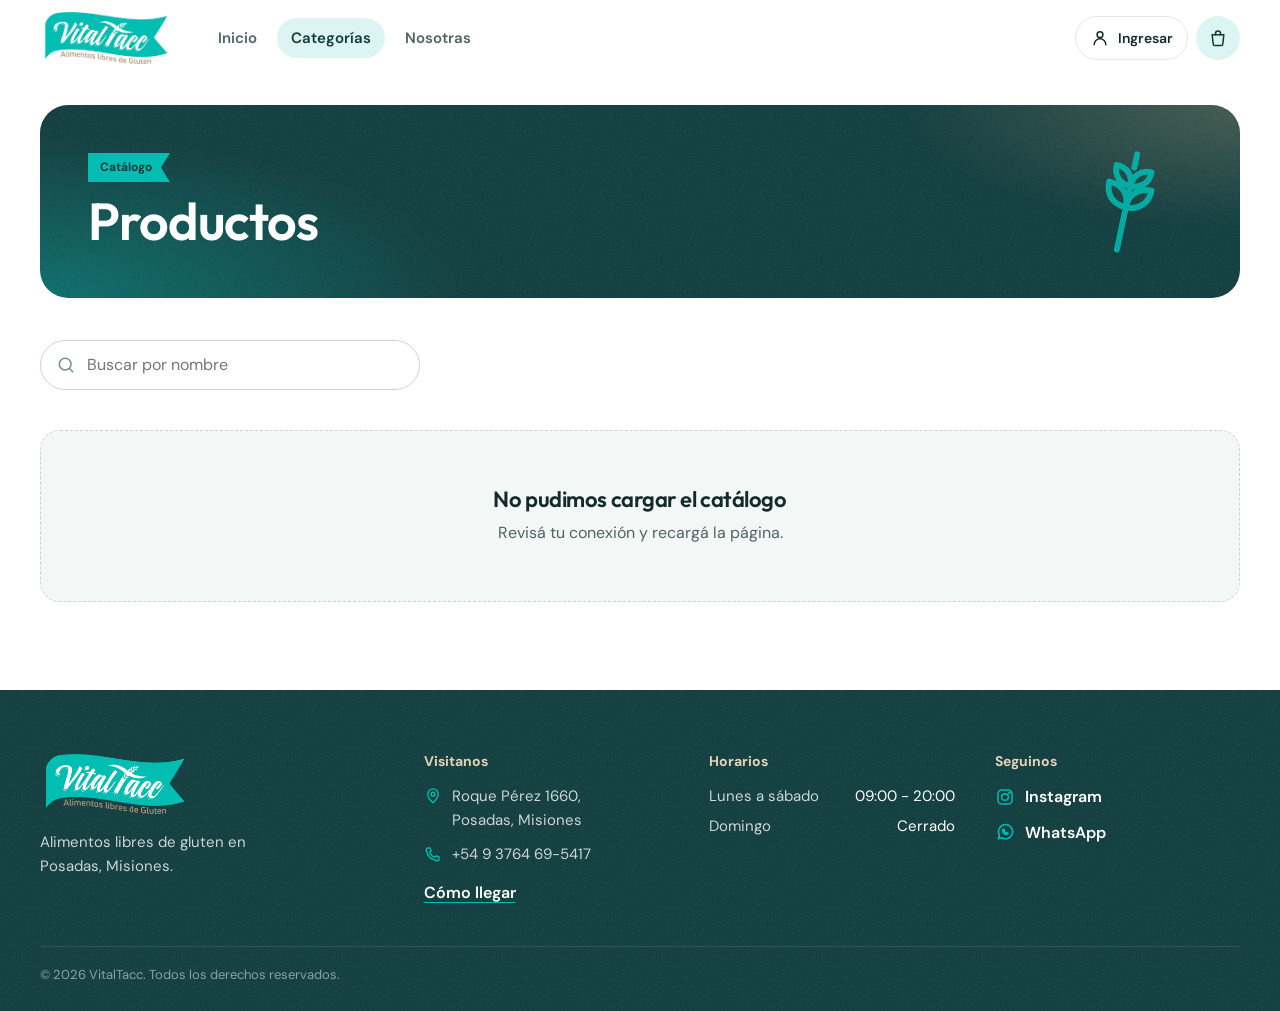
<file: src/main/java/com/vitaltacc/frontend/productos.html>
<!DOCTYPE html>
<html lang="es">

<head>
    <meta charset="UTF-8">
    <meta name="viewport" content="width=device-width, initial-scale=1.0">
    <title>Productos · VitalTacc</title>
    <meta name="description" content="Catálogo de productos sin TACC de VitalTacc: buscá por nombre o filtrá por categoría.">
    <link rel="icon" type="image/png" href="img/logo-vitaltacc.png">
    <link rel="preconnect" href="https://fonts.googleapis.com">
    <link rel="preconnect" href="https://fonts.gstatic.com" crossorigin>
    <link href="https://fonts.googleapis.com/css2?family=DM+Sans:wght@400;500;600;700&family=Outfit:wght@500;600;700&display=swap"
        rel="stylesheet">
    <link rel="stylesheet" href="css/tienda.css">
</head>

<body data-pagina="productos">

    <header id="encabezado"></header>

    <main id="contenido" tabindex="-1">

        <section class="contenedor cabecera-pagina cabecera-color">
            <div>
                <span class="cinta">Catálogo</span>
                <h1>Productos</h1>
            </div>
            <svg class="cabecera-espiga" viewBox="0 0 24 24" aria-hidden="true"><path d="M12 21V9"/><path d="M12 13c-2.5 0-4-1.6-4-4 2.5 0 4 1.6 4 4zM12 13c2.5 0 4-1.6 4-4-2.5 0-4 1.6-4 4zM12 9c-2 0-3.3-1.3-3.3-3.3C10.7 5.7 12 7 12 9zM12 9c2 0 3.3-1.3 3.3-3.3C13.3 5.7 12 7 12 9zM12 5.5V3"/></svg>
        </section>

        <section class="contenedor" aria-label="Catálogo">
            <div class="filtros">
                <div class="buscador">
                    <svg class="icono" viewBox="0 0 24 24" aria-hidden="true"><circle cx="11" cy="11" r="7"/><path d="m20 20-3.5-3.5"/></svg>
                    <label for="buscador" class="solo-lectores">Buscar productos</label>
                    <input class="entrada" type="search" id="buscador" placeholder="Buscar por nombre" autocomplete="off">
                </div>
                <div class="filtro-actual" id="filtroActual" hidden></div>
                <p class="resultado-busqueda" id="resultado" aria-live="polite"></p>
            </div>

            <div class="grilla-productos grilla-catalogo" id="catalogo"></div>

            <div class="ver-mas" id="verMas" hidden>
                <p id="verMasTexto" aria-live="polite"></p>
                <button type="button" class="boton boton-secundario" id="botonVerMas">Ver más productos</button>
            </div>
        </section>

    </main>

    <footer id="pie"></footer>

    <script src="js/comun.js"></script>
    <script src="js/tienda/tienda.js"></script>
    <script src="js/tienda/catalogo.js"></script>
</body>

</html>
</file>
<file: src/main/java/com/vitaltacc/frontend/css/tienda.css>
/* =========================================================
   VITALTACC · TIENDA
   Paleta del local y del logo: la pared turquesa, el petróleo
   de la cinta, la madera clara del mostrador (trigo) y blanco.
========================================================= */

:root {
    --turquesa: #02BDB2;
    --turquesa-hover: #19CFC4;
    --turquesa-700: #03807A;
    --turquesa-100: #DDF5F2;
    --turquesa-50: #F0FAF9;
    --petroleo: #0F3B3C;
    --petroleo-900: #0A2B2C;
    --trigo: #B39A78;
    --trigo-700: #86704F;
    --trigo-claro: #E2D3B8;
    --trigo-50: #F8F3EC;

    --fondo: #FFFFFF;
    --fondo-suave: #F3F8F7;
    --tinta: #142B2B;
    --tinta-2: #4E6362;
    --tinta-3: #7A8C8B;
    --linea: #E1E9E7;
    --linea-fuerte: #C8D6D3;

    /* Acentos tomados del local: la orquídea del mostrador,
       la luz cálida de las lámparas y las plantas */
    --rosa: #D94F75;
    --rosa-700: #A8355A;
    --rosa-50: #FDEEF2;
    --miel: #E9A23B;
    --miel-700: #8F5E0E;
    --miel-50: #FDF4E2;
    --menta-700: #2E7A5A;
    --menta-50: #E6F5EC;
    --crema: #FBF7F1;

    --peligro: #C8414F;
    --peligro-50: #FDF0F1;
    --alerta: #A86A12;

    --r-sm: 10px;
    --r-md: 14px;
    --r-lg: 20px;
    --r-xl: 28px;

    --sombra: 0 1px 2px rgba(15, 59, 60, 0.06), 0 12px 32px -18px rgba(15, 59, 60, 0.35);
    --sombra-alta: 0 30px 70px -30px rgba(10, 43, 44, 0.55);
    --foco: 0 0 0 3px rgba(2, 189, 178, 0.35);

    --display: "Outfit", "DM Sans", system-ui, sans-serif;
    --texto: "DM Sans", system-ui, sans-serif;

    --ease-out: cubic-bezier(0.23, 1, 0.32, 1);
    --ancho: 1200px;
    --alto-encabezado: 76px;

    /* Grano para los fondos petróleo */
    --grano: url("data:image/svg+xml,%3Csvg xmlns='http://www.w3.org/2000/svg' width='160' height='160'%3E%3Cfilter id='n'%3E%3CfeTurbulence type='fractalNoise' baseFrequency='0.85' numOctaves='3' stitchTiles='stitch'/%3E%3CfeColorMatrix values='0 0 0 0 1 0 0 0 0 1 0 0 0 0 1 0 0 0 0.9 0'/%3E%3C/filter%3E%3Crect width='100%25' height='100%25' filter='url(%23n)'/%3E%3C/svg%3E");
}

/* =========================================================
   BASE
========================================================= */

*,
*::before,
*::after {
    box-sizing: border-box;
}

* {
    margin: 0;
}

[hidden] {
    display: none !important;
}

html {
    scroll-behavior: smooth;
    -webkit-text-size-adjust: 100%;
}

body {
    min-height: 100dvh;
    display: flex;
    flex-direction: column;
    background: var(--fondo);
    color: var(--tinta);
    font-family: var(--texto);
    font-size: 16px;
    line-height: 1.6;
    -webkit-font-smoothing: antialiased;
}

body.sin-scroll {
    overflow: hidden;
}

main {
    flex: 1;
}

main:focus {
    outline: none;
}

img {
    display: block;
    max-width: 100%;
}

a {
    color: inherit;
}

button,
input,
select,
textarea {
    font: inherit;
    color: inherit;
}

h1,
h2,
h3 {
    font-family: var(--display);
    font-weight: 600;
    line-height: 1.12;
    letter-spacing: -0.02em;
    text-wrap: balance;
}

p {
    text-wrap: pretty;
}

:focus-visible {
    outline: none;
    box-shadow: var(--foco);
    border-radius: 6px;
}

.icono {
    width: 20px;
    height: 20px;
    flex-shrink: 0;
    fill: none;
    stroke: currentColor;
    stroke-width: 1.8;
    stroke-linecap: round;
    stroke-linejoin: round;
}

.contenedor {
    width: min(var(--ancho), 100% - 40px);
    margin-inline: auto;
}

.saltar-contenido {
    position: fixed;
    top: 10px;
    left: 10px;
    z-index: 100;
    padding: 10px 16px;
    color: var(--petroleo);
    background: var(--turquesa);
    border-radius: var(--r-sm);
    font-weight: 700;
    text-decoration: none;
    transform: translateY(-160%);
}

.saltar-contenido:focus {
    transform: none;
}

/* =========================================================
   BOTONES
========================================================= */

.boton {
    display: inline-flex;
    align-items: center;
    justify-content: center;
    gap: 8px;
    min-height: 46px;
    padding: 11px 22px;
    border: 1.5px solid transparent;
    border-radius: 999px;
    font-weight: 700;
    font-size: 15px;
    line-height: 1.2;
    text-decoration: none;
    cursor: pointer;
    transition:
        background-color 200ms ease,
        color 200ms ease,
        border-color 200ms ease,
        box-shadow 200ms ease,
        transform 160ms var(--ease-out);
}

.boton:active:not(:disabled) {
    transform: scale(0.97);
}

.boton:disabled {
    opacity: 0.55;
    cursor: not-allowed;
}

.boton-primario {
    color: var(--petroleo);
    background: var(--turquesa);
}

.boton-primario:hover:not(:disabled) {
    background: var(--turquesa-hover);
    box-shadow: 0 10px 24px -12px rgba(2, 189, 178, 0.9);
}

.boton-primario.agregado {
    background: var(--petroleo);
    color: #FFFFFF;
}

.boton-secundario {
    color: var(--petroleo);
    background: transparent;
    border-color: var(--petroleo);
}

.boton-secundario:hover {
    color: #FFFFFF;
    background: var(--petroleo);
}

.boton-claro {
    color: #FFFFFF;
    background: transparent;
    border-color: rgba(255, 255, 255, 0.45);
}

.boton-claro:hover {
    border-color: #FFFFFF;
    background: rgba(255, 255, 255, 0.08);
}

.boton-ancho {
    width: 100%;
}

.boton-texto {
    padding: 2px 0;
    color: var(--tinta-2);
    background: none;
    border: 0;
    font-size: 13px;
    font-weight: 600;
    text-decoration: underline;
    text-underline-offset: 3px;
    cursor: pointer;
}

.boton-texto:hover {
    color: var(--peligro);
}

.boton-icono {
    display: inline-flex;
    align-items: center;
    justify-content: center;
    width: 40px;
    height: 40px;
    padding: 0;
    color: var(--tinta-2);
    background: var(--fondo-suave);
    border: 0;
    border-radius: 12px;
    cursor: pointer;
    transition: background-color 200ms ease, color 200ms ease;
}

.boton-icono:hover {
    color: var(--tinta);
    background: var(--linea);
}

/* =========================================================
   CINTA (la forma del logo, usada como etiqueta de marca)
========================================================= */

.cinta,
.cinta-sin-tacc {
    display: inline-flex;
    align-self: flex-start;
    width: fit-content;
    align-items: center;
    gap: 6px;
    padding: 5px 18px 5px 12px;
    color: var(--petroleo);
    background: var(--turquesa);
    font-size: 12px;
    font-weight: 700;
    clip-path: polygon(0 0, 100% 0, calc(100% - 9px) 50%, 100% 100%, 0 100%);
}

.cinta.cinta-trigo {
    color: var(--petroleo-900);
    background: var(--trigo-claro);
}

.cinta .icono {
    width: 15px;
    height: 15px;
}

/* =========================================================
   ENCABEZADO
========================================================= */

.encabezado {
    position: sticky;
    top: 0;
    z-index: 50;
    background: rgba(255, 255, 255, 0.92);
    backdrop-filter: saturate(1.4) blur(12px);
    -webkit-backdrop-filter: saturate(1.4) blur(12px);
    border-bottom: 1px solid transparent;
    transition: border-color 200ms ease, box-shadow 200ms ease;
}

.encabezado.con-sombra {
    border-color: var(--linea);
    box-shadow: 0 8px 24px -20px rgba(15, 59, 60, 0.5);
}

.encabezado-interior {
    display: flex;
    align-items: center;
    gap: 32px;
    width: min(var(--ancho), 100% - 40px);
    height: var(--alto-encabezado);
    margin-inline: auto;
}

.encabezado-logo img {
    width: 132px;
    height: auto;
}

.encabezado-nav {
    display: flex;
    gap: 6px;
}

.encabezado-nav a {
    position: relative;
    padding: 8px 14px;
    color: var(--tinta-2);
    border-radius: 999px;
    font-weight: 600;
    font-size: 15px;
    text-decoration: none;
    transition: color 200ms ease, background-color 200ms ease;
}

.encabezado-nav a:hover {
    color: var(--tinta);
    background: var(--fondo-suave);
}

.encabezado-nav a[aria-current="page"] {
    color: var(--petroleo);
    background: var(--turquesa-100);
}

.nav-categorias {
    position: relative;
    display: flex;
    align-items: center;
}

.nav-categorias.con-menu > a {
    padding-right: 32px;
}

.nav-categorias-abrir {
    position: absolute;
    right: 4px;
    display: grid;
    place-items: center;
    width: 26px;
    height: 26px;
    padding: 0;
    color: var(--tinta-2);
    background: transparent;
    border: 0;
    border-radius: 999px;
    cursor: pointer;
}

.nav-categorias-abrir .icono,
.menu-tipo-abrir .icono {
    width: 16px;
    height: 16px;
    transition: transform 200ms var(--ease-out);
}

.nav-categorias-abrir[hidden] {
    display: none;
}

.menu-categorias,
.menu-subcategorias {
    display: none;
    min-width: 230px;
    padding: 6px;
    background: #FFFFFF;
    border: 1px solid var(--linea);
    border-radius: var(--r-md);
    box-shadow: var(--sombra-alta);
}

.menu-tipos,
.menu-subcategorias {
    margin: 0;
    padding: 0;
    list-style: none;
}

.encabezado-nav .menu-categorias a {
    display: block;
    padding: 10px 12px;
    color: var(--tinta);
    border-radius: var(--r-sm);
    font-weight: 500;
    font-size: 15px;
    white-space: nowrap;
}

.encabezado-nav .menu-categorias a:hover,
.encabezado-nav .menu-categorias a:focus-visible {
    color: var(--petroleo);
    background: var(--turquesa-50);
}

.encabezado-nav .menu-categorias .menu-categorias-todos {
    margin-bottom: 4px;
    padding-bottom: 12px;
    color: var(--turquesa-700);
    border-bottom: 1px solid var(--linea);
    border-radius: var(--r-sm) var(--r-sm) 0 0;
    font-weight: 600;
}

.menu-tipo {
    position: relative;
}

.menu-tipo-fila {
    display: flex;
    align-items: center;
    border-radius: var(--r-sm);
    transition: background-color 160ms ease;
}

.encabezado-nav .menu-tipo-fila a {
    flex: 1;
}

.menu-tipo-abrir {
    display: grid;
    place-items: center;
    width: 36px;
    height: 36px;
    margin-right: 4px;
    padding: 0;
    color: var(--tinta-3);
    background: transparent;
    border: 0;
    border-radius: var(--r-sm);
    cursor: pointer;
}

.menu-tipo.abierto > .menu-tipo-fila {
    background: var(--turquesa);
}

.encabezado-nav .menu-tipo.abierto > .menu-tipo-fila a,
.menu-tipo.abierto > .menu-tipo-fila .menu-tipo-abrir {
    color: #FFFFFF;
    background: transparent;
}

.nav-categorias.abierto > .menu-categorias,
.menu-tipo.abierto > .menu-subcategorias {
    display: block;
}

@keyframes aparecer-menu {
    from {
        opacity: 0;
        transform: translateY(6px);
    }
}

@media (min-width: 821px) {
    .menu-categorias {
        position: absolute;
        top: calc(100% + 10px);
        left: 0;
        z-index: 60;
        animation: aparecer-menu 160ms var(--ease-out);
    }

    .menu-categorias::before {
        content: "";
        position: absolute;
        left: 0;
        right: 0;
        top: -12px;
        height: 12px;
    }

    .menu-subcategorias {
        position: absolute;
        top: -7px;
        left: calc(100% + 6px);
        animation: aparecer-menu 160ms var(--ease-out);
    }

    .menu-subcategorias::before {
        content: "";
        position: absolute;
        top: 0;
        bottom: 0;
        left: -8px;
        width: 8px;
    }

    .nav-categorias.con-menu:not(.sin-hover):focus-within > .menu-categorias,
    .menu-tipo:focus-within > .menu-subcategorias {
        display: block;
    }

    .menu-tipo:focus-within > .menu-tipo-fila {
        background: var(--turquesa);
    }

    .encabezado-nav .menu-tipo:focus-within > .menu-tipo-fila a,
    .menu-tipo:focus-within > .menu-tipo-fila .menu-tipo-abrir {
        color: #FFFFFF;
        background: transparent;
    }
}

@media (min-width: 821px) and (hover: hover) {
    .nav-categorias.con-menu:not(.sin-hover):hover > .menu-categorias,
    .menu-tipo:hover > .menu-subcategorias {
        display: block;
    }

    .menu-tipo:hover > .menu-tipo-fila {
        background: var(--turquesa);
    }

    .encabezado-nav .menu-tipo:hover > .menu-tipo-fila a,
    .menu-tipo:hover > .menu-tipo-fila .menu-tipo-abrir {
        color: #FFFFFF;
        background: transparent;
    }

    .nav-categorias.con-menu:not(.sin-hover):hover .nav-categorias-abrir .icono {
        transform: rotate(180deg);
    }
}

.nav-categorias.abierto .nav-categorias-abrir .icono {
    transform: rotate(180deg);
}

.filtro-actual[hidden] {
    display: none;
}

.chip.chip-todo-catalogo {
    color: var(--turquesa-700);
    background: transparent;
    border-style: dashed;
}

@media (prefers-reduced-motion: reduce) {
    .menu-categorias,
    .menu-subcategorias {
        animation: none;
    }
}

.encabezado-acciones {
    display: flex;
    align-items: center;
    gap: 8px;
    margin-left: auto;
}

.boton-ingresar,
.boton-cuenta,
.boton-carrito,
.boton-menu {
    display: inline-flex;
    align-items: center;
    gap: 8px;
    min-height: 44px;
    padding: 8px 14px;
    color: var(--tinta);
    background: transparent;
    border: 1px solid var(--linea);
    border-radius: 999px;
    font-weight: 600;
    font-size: 14px;
    text-decoration: none;
    cursor: pointer;
    transition: background-color 200ms ease, border-color 200ms ease, transform 160ms var(--ease-out);
}

.boton-ingresar:hover,
.boton-cuenta:hover,
.boton-carrito:hover,
.boton-menu:hover {
    background: var(--fondo-suave);
    border-color: var(--linea-fuerte);
}

.boton-carrito:active,
.boton-cuenta:active {
    transform: scale(0.97);
}

.boton-carrito {
    position: relative;
    width: 44px;
    padding: 0;
    justify-content: center;
    color: var(--petroleo);
    background: var(--turquesa-100);
    border-color: transparent;
}

.contador-carrito {
    position: absolute;
    top: -4px;
    right: -4px;
    display: grid;
    place-items: center;
    min-width: 20px;
    height: 20px;
    padding: 0 5px;
    color: #FFFFFF;
    background: var(--petroleo);
    border: 2px solid #FFFFFF;
    border-radius: 999px;
    font-size: 11px;
    font-weight: 700;
    font-variant-numeric: tabular-nums;
}

.contador-carrito[hidden] {
    display: none;
}

.boton-menu {
    display: none;
    width: 44px;
    padding: 0;
    justify-content: center;
}

.cuenta {
    position: relative;
}

.boton-cuenta span {
    max-width: 120px;
    overflow: hidden;
    text-overflow: ellipsis;
    white-space: nowrap;
}

.menu-cuenta {
    position: absolute;
    top: calc(100% + 8px);
    right: 0;
    min-width: 220px;
    padding: 8px;
    background: #FFFFFF;
    border: 1px solid var(--linea);
    border-radius: var(--r-md);
    box-shadow: var(--sombra-alta);
    transform-origin: top right;
    animation: aparecer-menu 160ms var(--ease-out);
}

@keyframes aparecer-menu {
    from {
        opacity: 0;
        transform: scale(0.96) translateY(-4px);
    }
}

.menu-cuenta-nombre {
    padding: 8px 10px 10px;
    margin-bottom: 4px;
    color: var(--tinta-2);
    border-bottom: 1px solid var(--linea);
    font-size: 13px;
}

.menu-cuenta a,
.menu-cuenta button {
    display: block;
    width: 100%;
    padding: 10px;
    color: var(--tinta);
    background: none;
    border: 0;
    border-radius: 8px;
    font-weight: 600;
    font-size: 14px;
    text-align: left;
    text-decoration: none;
    cursor: pointer;
}

.menu-cuenta a:hover,
.menu-cuenta button:hover {
    background: var(--fondo-suave);
}

/* =========================================================
   SECCIONES GENERALES
========================================================= */

.seccion {
    padding: 88px 0;
}

.seccion-suave {
    background: var(--fondo-suave);
}

.seccion-titulo {
    max-width: 640px;
    margin-bottom: 40px;
}

.seccion-titulo .cinta {
    margin-bottom: 14px;
}

.seccion-titulo h2 {
    font-size: clamp(30px, 3.6vw, 44px);
}

.seccion-titulo p {
    margin-top: 12px;
    color: var(--tinta-2);
    font-size: 17px;
}

.seccion-titulo-fila {
    display: flex;
    flex-wrap: wrap;
    align-items: flex-end;
    justify-content: space-between;
    gap: 16px 32px;
    margin-bottom: 36px;
}

.seccion-titulo-fila .seccion-titulo {
    margin-bottom: 0;
}

/* =========================================================
   HERO (inicio)
========================================================= */

.hero {
    position: relative;
    padding: 28px 0 72px;
}

.hero-interior {
    position: relative;
    display: grid;
    grid-template-columns: minmax(0, 1.05fr) minmax(0, 1fr);
    min-height: min(640px, calc(100dvh - var(--alto-encabezado) - 40px));
    overflow: hidden;
    color: #FFFFFF;
    background: var(--petroleo);
    border-radius: var(--r-xl);
    isolation: isolate;
}

.hero-interior::before,
.hero-interior::after {
    content: "";
    position: absolute;
    inset: 0;
    z-index: -1;
    pointer-events: none;
}

.hero-interior::before {
    background: radial-gradient(70% 90% at 0% 100%, rgba(2, 189, 178, 0.32), transparent 60%);
}

.hero-interior::after {
    background-image: var(--grano);
    opacity: 0.07;
}

.hero-texto {
    display: flex;
    flex-direction: column;
    justify-content: center;
    gap: 22px;
    padding: clamp(32px, 6vw, 72px);
}

.hero-texto h1 {
    font-size: clamp(38px, 5.2vw, 66px);
    letter-spacing: -0.03em;
}

.hero-texto p {
    max-width: 46ch;
    color: rgba(255, 255, 255, 0.78);
    font-size: 18px;
}

.hero-botones {
    display: flex;
    flex-wrap: wrap;
    gap: 12px;
    margin-top: 6px;
}

.hero-foto {
    position: relative;
}

.hero-foto img {
    position: absolute;
    inset: 0;
    width: 100%;
    height: 100%;
    object-fit: cover;
    object-position: 35% center;
}

/* Borde izquierdo de la foto con el corte de la cinta */
.hero-foto::before {
    content: "";
    position: absolute;
    inset: 0 auto 0 -1px;
    z-index: 1;
    width: 48px;
    background: var(--petroleo);
    clip-path: polygon(0 0, 100% 0, 0 50%, 100% 100%, 0 100%);
}

.hero-dato {
    position: absolute;
    right: 20px;
    bottom: 20px;
    z-index: 2;
    display: flex;
    align-items: center;
    gap: 10px;
    max-width: 280px;
    padding: 12px 16px;
    color: var(--tinta);
    background: rgba(255, 255, 255, 0.94);
    border-radius: var(--r-md);
    box-shadow: var(--sombra);
    font-size: 14px;
    line-height: 1.35;
}

.hero-dato .icono {
    color: var(--turquesa-700);
}

/* =========================================================
   PRODUCTOS
========================================================= */

.grilla-productos {
    display: grid;
    grid-template-columns: repeat(auto-fill, minmax(250px, 1fr));
    gap: 22px;
}

.tarjeta-producto {
    display: flex;
    flex-direction: column;
    overflow: hidden;
    background: #FFFFFF;
    border: 1px solid var(--linea);
    border-radius: var(--r-lg);
    transition: box-shadow 220ms ease, border-color 220ms ease;
}

@media (hover: hover) and (pointer: fine) {
    .tarjeta-producto:hover {
        border-color: transparent;
        box-shadow: var(--sombra);
    }

    .tarjeta-producto:hover .tarjeta-foto img {
        transform: scale(1.03);
    }
}

.tarjeta-foto {
    position: relative;
    aspect-ratio: 1 / 1;
    overflow: hidden;
    background: var(--crema);
}

.tarjeta-foto img {
    width: 100%;
    height: 100%;
    object-fit: cover;
    transition: transform 400ms var(--ease-out);
}

.tarjeta-sin-foto {
    display: grid;
    place-items: center;
    height: 100%;
    color: var(--trigo);
    background:
        radial-gradient(circle at 50% 60%, var(--trigo-50), transparent 70%),
        var(--fondo-suave);
}

.icono-placeholder {
    width: 56px;
    height: 56px;
    fill: none;
    stroke: currentColor;
    stroke-width: 1.4;
    stroke-linecap: round;
    stroke-linejoin: round;
}

.tarjeta-foto .cinta-sin-tacc {
    position: absolute;
    top: 14px;
    left: 0;
}

.etiqueta-descuento {
    position: absolute;
    top: 12px;
    right: 12px;
    padding: 4px 10px;
    color: #FFFFFF;
    background: var(--rosa);
    box-shadow: 0 6px 14px -6px rgba(217, 79, 117, 0.8);
    border-radius: 999px;
    font-size: 13px;
    font-weight: 700;
}

.tarjeta-cuerpo {
    display: flex;
    flex: 1;
    flex-direction: column;
    gap: 6px;
    padding: 18px 18px 20px;
}

.tarjeta-categoria {
    align-self: flex-start;
    padding: 3px 10px;
    color: var(--trigo-700);
    background: var(--trigo-50);
    border-radius: 999px;
    font-size: 12px;
    font-weight: 700;
}

.tarjeta-nombre {
    font-size: 19px;
    letter-spacing: -0.01em;
}

.tarjeta-descripcion {
    display: -webkit-box;
    -webkit-line-clamp: 2;
    -webkit-box-orient: vertical;
    overflow: hidden;
    color: var(--tinta-2);
    font-size: 14px;
    line-height: 1.5;
}

.tarjeta-precio {
    display: flex;
    align-items: baseline;
    gap: 10px;
    margin-top: auto;
    padding-top: 8px;
}

.tarjeta-precio strong {
    color: var(--petroleo);
    font-family: var(--display);
    font-size: 24px;
    font-weight: 600;
    letter-spacing: -0.02em;
    font-variant-numeric: tabular-nums;
}

.tarjeta-precio s {
    color: var(--tinta-3);
    font-size: 14px;
}

.tarjeta-stock {
    color: var(--turquesa-700);
    font-size: 13px;
    font-weight: 600;
}

.tarjeta-stock.pocas {
    color: var(--alerta);
}

.tarjeta-acciones {
    display: flex;
    gap: 10px;
    margin-top: 10px;
}

.tarjeta-acciones .boton {
    flex: 1;
    min-height: 44px;
    padding-inline: 14px;
}

.selector-cantidad {
    display: inline-flex;
    align-items: center;
    gap: 2px;
    padding: 3px;
    background: var(--fondo-suave);
    border-radius: 999px;
}

.selector-cantidad button {
    display: grid;
    place-items: center;
    width: 38px;
    height: 38px;
    padding: 0;
    color: var(--tinta);
    background: #FFFFFF;
    border: 0;
    border-radius: 50%;
    cursor: pointer;
    transition: background-color 200ms ease, transform 160ms var(--ease-out);
}

.selector-cantidad button:hover:not(:disabled) {
    background: var(--turquesa-100);
}

.selector-cantidad button:active:not(:disabled) {
    transform: scale(0.92);
}

.selector-cantidad button:disabled {
    color: var(--tinta-3);
    background: transparent;
    cursor: not-allowed;
}

.selector-cantidad .icono {
    width: 16px;
    height: 16px;
}

.selector-cantidad span {
    min-width: 26px;
    font-weight: 700;
    text-align: center;
    font-variant-numeric: tabular-nums;
}

.selector-chico button {
    width: 30px;
    height: 30px;
}

/* Esqueletos de carga */
@keyframes brillo {
    to { background-position: -200% 0; }
}

.esqueleto .tarjeta-foto,
.esqueleto .tarjeta-cuerpo span,
.esqueleto-linea {
    background: linear-gradient(90deg, #E9EFEE 25%, #F5F8F7 50%, #E9EFEE 75%);
    background-size: 200% 100%;
    animation: brillo 1.4s linear infinite;
}

.esqueleto .tarjeta-cuerpo span {
    display: block;
    height: 14px;
    border-radius: 6px;
}

.esqueleto .tarjeta-cuerpo span:nth-child(1) { width: 40%; }
.esqueleto .tarjeta-cuerpo span:nth-child(2) { width: 80%; height: 20px; }
.esqueleto .tarjeta-cuerpo span:nth-child(3) { width: 30%; height: 24px; margin-top: 24px; }

.estado-vacio {
    grid-column: 1 / -1;
    padding: 56px 24px;
    color: var(--tinta-2);
    text-align: center;
    background: var(--fondo-suave);
    border: 1px dashed var(--linea-fuerte);
    border-radius: var(--r-lg);
}

.estado-vacio h3 {
    margin-bottom: 8px;
    color: var(--tinta);
    font-size: 22px;
}

.estado-vacio .boton {
    margin-top: 18px;
}

/* =========================================================
   CATÁLOGO (productos.html)
========================================================= */

.cabecera-pagina {
    padding: 56px 0 28px;
}

.cabecera-pagina h1 {
    font-size: clamp(34px, 4.4vw, 52px);
}

.cabecera-pagina p {
    max-width: 56ch;
    margin-top: 10px;
    color: var(--tinta-2);
    font-size: 17px;
}

.filtros {
    position: sticky;
    top: var(--alto-encabezado);
    z-index: 10;
    display: flex;
    flex-wrap: wrap;
    align-items: center;
    gap: 12px 20px;
    padding: 14px 0;
    margin-bottom: 26px;
    background: rgba(255, 255, 255, 0.94);
    backdrop-filter: blur(10px);
    -webkit-backdrop-filter: blur(10px);
}

.buscador {
    position: relative;
    flex: 1 1 280px;
    max-width: 380px;
}

.buscador .icono {
    position: absolute;
    top: 50%;
    left: 16px;
    color: var(--tinta-3);
    transform: translateY(-50%);
}

.chips {
    display: flex;
    gap: 8px;
    overflow-x: auto;
    scrollbar-width: none;
}

.chips::-webkit-scrollbar {
    display: none;
}

.chip {
    flex-shrink: 0;
    min-height: 40px;
    padding: 8px 16px;
    color: var(--tinta-2);
    background: #FFFFFF;
    border: 1px solid var(--linea);
    border-radius: 999px;
    font-weight: 600;
    font-size: 14px;
    cursor: pointer;
    transition: background-color 200ms ease, color 200ms ease, border-color 200ms ease;
}

.chip:hover {
    color: var(--tinta);
    border-color: var(--linea-fuerte);
}

.chip[aria-pressed="true"] {
    color: #FFFFFF;
    background: var(--petroleo);
    border-color: var(--petroleo);
}

.resultado-busqueda {
    margin-left: auto;
    color: var(--tinta-3);
    font-size: 14px;
}

/* =========================================================
   FORMULARIOS
========================================================= */

.campo {
    display: flex;
    flex-direction: column;
    gap: 6px;
}

.campo label {
    font-size: 14px;
    font-weight: 600;
}

.campo small {
    color: var(--tinta-3);
    font-size: 13px;
}

.entrada,
.campo input,
.campo select {
    width: 100%;
    min-height: 48px;
    padding: 11px 16px;
    color: var(--tinta);
    background: #FFFFFF;
    border: 1px solid var(--linea-fuerte);
    border-radius: var(--r-md);
    transition: border-color 200ms ease, box-shadow 200ms ease;
}

.buscador .entrada {
    padding-left: 46px;
    border-radius: 999px;
}

.entrada:hover,
.campo input:hover,
.campo select:hover {
    border-color: var(--tinta-3);
}

.entrada:focus,
.campo input:focus,
.campo select:focus {
    outline: none;
    border-color: var(--turquesa);
    box-shadow: var(--foco);
}

.campo input[aria-invalid="true"] {
    border-color: var(--peligro);
}

.fila-campos {
    display: grid;
    grid-template-columns: repeat(2, minmax(0, 1fr));
    gap: 14px;
}

.mensaje-formulario {
    padding: 12px 14px;
    border-radius: var(--r-md);
    font-size: 14px;
    font-weight: 600;
}

.mensaje-formulario:empty {
    display: none;
}

.mensaje-formulario.error {
    color: #9E2E3A;
    background: var(--peligro-50);
}

.mensaje-formulario.ok {
    color: var(--turquesa-700);
    background: var(--turquesa-50);
}

/* =========================================================
   CUENTA (login.html)
========================================================= */

.pagina-cuenta {
    display: grid;
    grid-template-columns: minmax(0, 1fr) minmax(0, 1fr);
    gap: 0;
    width: min(1080px, 100% - 40px);
    margin: 40px auto 80px;
    overflow: hidden;
    background: #FFFFFF;
    border: 1px solid var(--linea);
    border-radius: var(--r-xl);
    box-shadow: var(--sombra);
}

.cuenta-lado {
    position: relative;
    display: flex;
    flex-direction: column;
    justify-content: flex-end;
    gap: 14px;
    min-height: 560px;
    padding: 40px;
    overflow: hidden;
    color: #FFFFFF;
    background: var(--petroleo);
    isolation: isolate;
}

.cuenta-lado img {
    position: absolute;
    inset: 0;
    z-index: -2;
    width: 100%;
    height: 100%;
    object-fit: cover;
    object-position: 72% center;
}

.cuenta-lado::before {
    content: "";
    position: absolute;
    inset: 0;
    z-index: -1;
    background: linear-gradient(180deg, rgba(15, 59, 60, 0.1) 20%, rgba(10, 43, 44, 0.92) 78%);
}

.cuenta-lado h2 {
    font-size: 30px;
}

.cuenta-lado p {
    color: rgba(255, 255, 255, 0.82);
}

.cuenta-formularios {
    padding: 40px clamp(24px, 5vw, 56px);
}

.pestanas {
    display: inline-flex;
    gap: 4px;
    padding: 4px;
    margin-bottom: 28px;
    background: var(--fondo-suave);
    border-radius: 999px;
}

.pestanas button {
    min-height: 40px;
    padding: 8px 20px;
    color: var(--tinta-2);
    background: transparent;
    border: 0;
    border-radius: 999px;
    font-weight: 600;
    cursor: pointer;
    transition: background-color 200ms ease, color 200ms ease;
}

.pestanas button[aria-selected="true"] {
    color: var(--tinta);
    background: #FFFFFF;
    box-shadow: 0 1px 3px rgba(15, 59, 60, 0.16);
}

.formulario {
    display: grid;
    gap: 16px;
}

.formulario h1 {
    font-size: 30px;
}

.formulario > p {
    margin-top: -8px;
    color: var(--tinta-2);
}

.aviso-dni {
    display: flex;
    gap: 12px;
    padding: 14px 16px;
    color: var(--tinta);
    background: var(--trigo-50);
    border-radius: var(--r-md);
    font-size: 14px;
    line-height: 1.45;
}

.aviso-dni .icono {
    color: var(--trigo-700);
    margin-top: 1px;
}

/* =========================================================
   CHECKOUT
========================================================= */

.checkout {
    display: grid;
    grid-template-columns: minmax(0, 1.4fr) minmax(320px, 1fr);
    align-items: start;
    gap: 28px;
    padding-bottom: 88px;
}

.caja {
    padding: 28px;
    background: #FFFFFF;
    border: 1px solid var(--linea);
    border-radius: var(--r-lg);
}

.caja h2 {
    margin-bottom: 18px;
    font-size: 22px;
}

.lista-pedido {
    display: grid;
    gap: 0;
    padding: 0;
    list-style: none;
}

.lista-pedido li {
    display: grid;
    grid-template-columns: 64px minmax(0, 1fr) auto;
    align-items: center;
    gap: 14px;
    padding: 14px 0;
    border-bottom: 1px solid var(--linea);
}

.lista-pedido li:last-child {
    border-bottom: 0;
}

.miniatura {
    display: grid;
    place-items: center;
    width: 64px;
    height: 64px;
    overflow: hidden;
    color: var(--trigo);
    background: var(--fondo-suave);
    border-radius: var(--r-sm);
}

.miniatura img {
    width: 100%;
    height: 100%;
    object-fit: cover;
}

.miniatura .icono-placeholder {
    width: 30px;
    height: 30px;
}

.lista-pedido strong {
    display: block;
    font-weight: 600;
}

.lista-pedido small {
    color: var(--tinta-3);
    font-size: 13px;
}

.lista-pedido .importe {
    font-weight: 700;
    font-variant-numeric: tabular-nums;
}

.resumen-pago {
    position: sticky;
    top: calc(var(--alto-encabezado) + 20px);
    display: grid;
    gap: 18px;
}

.resumen-fila {
    display: flex;
    justify-content: space-between;
    color: var(--tinta-2);
}

.resumen-total {
    display: flex;
    align-items: baseline;
    justify-content: space-between;
    padding-top: 16px;
    border-top: 1px solid var(--linea);
}

.resumen-total strong {
    font-family: var(--display);
    font-size: 32px;
    font-weight: 600;
    letter-spacing: -0.02em;
    font-variant-numeric: tabular-nums;
}

.metodos-pago {
    display: grid;
    grid-template-columns: repeat(2, minmax(0, 1fr));
    gap: 8px;
    padding: 0;
    border: 0;
}

.metodos-pago legend {
    margin-bottom: 10px;
    font-weight: 600;
    font-size: 14px;
}

.metodo {
    position: relative;
}

.metodo input {
    position: absolute;
    opacity: 0;
}

.metodo span {
    display: flex;
    align-items: center;
    min-height: 48px;
    padding: 10px 14px;
    border: 1px solid var(--linea-fuerte);
    border-radius: var(--r-md);
    font-size: 14px;
    font-weight: 600;
    cursor: pointer;
    transition: border-color 200ms ease, background-color 200ms ease;
}

.metodo input:checked + span {
    border-color: var(--turquesa);
    background: var(--turquesa-50);
    box-shadow: inset 0 0 0 1px var(--turquesa);
}

.metodo input:focus-visible + span {
    box-shadow: var(--foco);
}

.compra-lista {
    display: grid;
    justify-items: center;
    gap: 14px;
    max-width: 560px;
    margin: 40px auto 96px;
    padding: 48px 32px;
    text-align: center;
    background: #FFFFFF;
    border: 1px solid var(--linea);
    border-radius: var(--r-xl);
    box-shadow: var(--sombra);
}

.compra-lista-sello {
    display: grid;
    place-items: center;
    width: 76px;
    height: 76px;
    color: var(--petroleo);
    background: var(--turquesa);
    border-radius: 50%;
}

.compra-lista-sello .icono {
    width: 34px;
    height: 34px;
    stroke-width: 2.2;
}

.compra-lista h1 {
    font-size: 34px;
}

.compra-lista p {
    max-width: 44ch;
    color: var(--tinta-2);
}

.compra-lista .compra-lista-mail {
    padding: 12px 16px;
    color: var(--tinta);
    background: var(--fondo-suave);
    border-radius: var(--r-md);
    font-size: 14px;
    overflow-wrap: anywhere;
}

.compra-lista-botones {
    display: flex;
    flex-wrap: wrap;
    justify-content: center;
    gap: 10px;
    margin-top: 8px;
}

/* =========================================================
   MIS COMPRAS
========================================================= */

.resumen-cuenta {
    display: flex;
    flex-wrap: wrap;
    gap: 12px;
    margin-bottom: 28px;
}

.resumen-cuenta div {
    flex: 1 1 180px;
    padding: 18px 20px;
    background: var(--fondo-suave);
    border-radius: var(--r-md);
}

.resumen-cuenta strong {
    display: block;
    font-family: var(--display);
    font-size: 30px;
    font-weight: 600;
    line-height: 1.1;
    font-variant-numeric: tabular-nums;
}

.resumen-cuenta span {
    color: var(--tinta-2);
    font-size: 14px;
}

.lista-compras {
    display: grid;
    gap: 14px;
    padding-bottom: 88px;
}

/* Cada compra es un desplegable */
.compra {
    background: #FFFFFF;
    border: 1px solid var(--linea);
    border-radius: var(--r-lg);
    transition: border-color 160ms var(--ease-out, ease), box-shadow 160ms var(--ease-out, ease);
}

.compra[open] {
    border-color: var(--turquesa-100);
    box-shadow: 0 14px 30px -22px rgba(15, 59, 60, 0.45);
}

.compra-encabezado {
    display: flex;
    flex-wrap: wrap;
    align-items: center;
    gap: 8px 16px;
    padding: 18px 22px;
    border-radius: var(--r-lg);
    list-style: none;
    cursor: pointer;
    user-select: none;
}

.compra-encabezado::-webkit-details-marker {
    display: none;
}

.compra-encabezado:hover {
    background: var(--fondo-suave);
}

.compra-encabezado:focus-visible {
    outline: 2px solid var(--turquesa-700);
    outline-offset: 2px;
}

.compra[open] > .compra-encabezado {
    border-bottom-right-radius: 0;
    border-bottom-left-radius: 0;
}

.compra-titulo {
    display: flex;
    flex-wrap: wrap;
    align-items: center;
    gap: 8px 12px;
}

.compra-encabezado h2 {
    margin: 0;
    font-size: 18px;
}

.compra-meta {
    display: flex;
    flex-wrap: wrap;
    gap: 2px 10px;
    color: var(--tinta-3);
    font-size: 14px;
}

.compra-meta > * + *::before {
    content: "·";
    margin-right: 10px;
}

.compra-con-devolucion {
    padding: 3px 10px;
    color: var(--rosa-700);
    background: var(--rosa-50);
    border-radius: 999px;
    font-size: 12px;
    font-weight: 700;
}

.compra-flecha {
    flex-shrink: 0;
    width: 20px;
    height: 20px;
    fill: none;
    stroke: var(--tinta-2);
    stroke-width: 2;
    stroke-linecap: round;
    stroke-linejoin: round;
    transition: transform 200ms var(--ease-out, ease);
}

.compra[open] .compra-flecha {
    transform: rotate(180deg);
}

.compra-detalle {
    display: grid;
    gap: 14px;
    padding: 4px 22px 20px;
    animation: compra-abrir 220ms var(--ease-out, ease);
}

@keyframes compra-abrir {
    from { opacity: 0; transform: translateY(-4px); }
}

@media (prefers-reduced-motion: reduce) {
    .compra-detalle { animation: none; }
    .compra-flecha { transition: none; }
}

/* En el celular: número y total arriba, fecha abajo y el estado al final */
@media (max-width: 560px) {
    .compra-encabezado {
        display: grid;
        grid-template-columns: minmax(0, 1fr) auto auto;
        gap: 6px 10px;
        padding: 16px;
    }

    .compra-titulo { grid-column: 1; grid-row: 1; }
    .compra-encabezado .compra-total { grid-column: 2; grid-row: 1; margin-left: 0; font-size: 18px; }
    .compra-flecha { grid-column: 3; grid-row: 1; }
    .compra-meta { grid-column: 1 / -1; font-size: 13px; }
    .compra-encabezado > .estado-pedido,
    .compra-encabezado > .compra-con-devolucion { justify-self: start; grid-column: 1 / -1; }

    .compra-detalle { padding: 4px 16px 16px; }
}

.compra-canal {
    padding: 3px 10px;
    border-radius: 999px;
    font-size: 12px;
    font-weight: 700;
}

.compra-canal.local {
    color: var(--trigo-700);
    background: var(--trigo-50);
}

.compra-canal.online {
    color: var(--turquesa-700);
    background: var(--turquesa-100);
}

.compra-total {
    margin-left: auto;
    font-family: var(--display);
    font-size: 22px;
    font-weight: 600;
    font-variant-numeric: tabular-nums;
}

.compra-items {
    display: grid;
    gap: 6px;
    padding: 14px 0 0;
    border-top: 1px solid var(--linea);
    list-style: none;
}

.compra-items li {
    display: flex;
    justify-content: space-between;
    gap: 16px;
    color: var(--tinta-2);
    font-size: 15px;
}

/* Estado del pedido online */
.compra-estado {
    display: grid;
    gap: 14px;
    padding: 16px;
    background: var(--fondo-suave);
    border-radius: var(--r-md);
}

.compra-estado-titulo {
    display: flex;
    flex-wrap: wrap;
    align-items: center;
    gap: 6px 12px;
    margin: 0;
    color: var(--tinta-2);
    font-size: 14px;
}

.estado-pedido {
    display: inline-flex;
    padding: 4px 12px;
    color: var(--trigo-700);
    background: var(--trigo-50);
    border-radius: 999px;
    font-size: 13px;
    font-weight: 700;
}

.estado-pedido.estado-listo_para_retirar,
.estado-pedido.estado-enviado {
    color: var(--miel-700);
    background: var(--miel-50);
}

.estado-pedido.estado-entregado {
    color: var(--turquesa-700);
    background: var(--turquesa-100);
}

.estado-pedido.estado-cancelado {
    color: var(--peligro);
    background: var(--peligro-50);
}

.pasos-pedido {
    display: grid;
    grid-template-columns: repeat(4, minmax(0, 1fr));
    margin: 0;
    padding: 0;
    list-style: none;
}

.pasos-pedido li {
    position: relative;
    display: grid;
    justify-items: center;
    gap: 6px;
    color: var(--tinta-3);
    font-size: 12px;
    font-weight: 600;
    text-align: center;
}

/* Línea que une los pasos */
.pasos-pedido li + li::before {
    content: "";
    position: absolute;
    top: 13px;
    right: 50%;
    left: -50%;
    z-index: 0;
    height: 2px;
    background: var(--linea-fuerte);
}

.pasos-pedido li.hecho + li::before,
.pasos-pedido li.hecho + li.actual::before {
    background: var(--turquesa);
}

.paso-punto {
    position: relative;
    z-index: 1;
    display: grid;
    place-items: center;
    width: 28px;
    height: 28px;
    color: var(--tinta-3);
    background: #FFFFFF;
    border: 2px solid var(--linea-fuerte);
    border-radius: 50%;
    font-size: 12px;
}

.paso-punto .icono {
    width: 14px;
    height: 14px;
    stroke-width: 3;
}

.pasos-pedido li.hecho,
.pasos-pedido li.actual {
    color: var(--petroleo);
}

.pasos-pedido li.hecho .paso-punto,
.pasos-pedido li.actual .paso-punto {
    color: var(--petroleo);
    background: var(--turquesa);
    border-color: var(--turquesa);
}

.pasos-pedido li.actual .paso-punto {
    box-shadow: 0 0 0 4px rgba(2, 189, 178, 0.22);
}

.compra-entrega {
    margin: 0;
    color: var(--tinta-2);
    font-size: 13px;
}

/* =========================================================
   CHECKOUT: cómo lo recibís
========================================================= */

.checkout-columna {
    display: grid;
    gap: 28px;
    min-width: 0;
}

.formas-entrega {
    display: grid;
    grid-template-columns: repeat(2, minmax(0, 1fr));
    gap: 10px;
    margin: 0;
    padding: 0;
    border: 0;
}

.forma-entrega {
    position: relative;
}

.forma-entrega input {
    position: absolute;
    opacity: 0;
}

.forma-entrega > span {
    display: grid;
    grid-template-columns: auto minmax(0, 1fr);
    gap: 2px 12px;
    align-items: center;
    height: 100%;
    padding: 14px 16px;
    border: 1px solid var(--linea-fuerte);
    border-radius: var(--r-md);
    cursor: pointer;
    transition: border-color 200ms ease, background-color 200ms ease;
}

.forma-entrega .icono {
    grid-row: span 2;
    width: 36px;
    height: 36px;
    padding: 8px;
    color: var(--turquesa-700);
    background: var(--turquesa-100);
    border-radius: 10px;
}

.forma-entrega strong {
    font-size: 15px;
}

.forma-entrega small {
    color: var(--tinta-2);
    font-size: 13px;
}

.forma-entrega input:checked + span {
    border-color: var(--turquesa);
    background: var(--turquesa-50);
    box-shadow: inset 0 0 0 1px var(--turquesa);
}

.forma-entrega input:focus-visible + span {
    box-shadow: var(--foco);
}

.datos-envio {
    display: grid;
    gap: 14px;
    margin-top: 18px;
}

.compra-lista-envio {
    display: grid;
    justify-items: center;
    gap: 10px;
    max-width: 460px;
    margin: 4px auto 6px;
    padding: 20px;
    background: var(--menta-50);
    border-radius: var(--r-lg);
}

.compra-lista-envio h2 {
    font-size: 20px;
}

.compra-lista-envio p {
    margin: 0;
}

.boton-whatsapp {
    color: #FFFFFF;
    background: #1FA855;
}

.boton-whatsapp:hover {
    background: #17914A;
    box-shadow: 0 10px 24px -12px rgba(23, 145, 74, 0.9);
}

.compra-lista-retiro {
    display: inline-flex;
    align-items: center;
    gap: 10px;
    padding: 12px 16px;
    color: var(--petroleo) !important;
    background: var(--miel-50);
    border-radius: var(--r-md);
}

.compra-lista-retiro .icono {
    color: var(--miel-700);
}

@media (max-width: 560px) {
    .formas-entrega,
    .pasos-pedido {
        gap: 8px;
    }

    .formas-entrega {
        grid-template-columns: minmax(0, 1fr);
    }

    .pasos-pedido li {
        font-size: 11px;
    }
}

/* Aviso de devolución dentro de la compra */
.compra-devolucion {
    margin: 0;
    padding: 10px 14px;
    color: var(--rosa-700);
    background: var(--rosa-50);
    border-radius: var(--r-sm);
    font-size: 14px;
}

.compra-pie {
    display: flex;
    flex-wrap: wrap;
    align-items: center;
    justify-content: space-between;
    gap: 10px;
    margin-top: 0;
    color: var(--tinta-3);
    font-size: 14px;
}

.compra-pie button {
    min-height: 38px;
    padding: 8px 16px;
    font-size: 14px;
}

.esqueleto-linea {
    height: 120px;
    border-radius: var(--r-lg);
}

/* =========================================================
   NOSOTRAS
========================================================= */

.historia {
    display: grid;
    grid-template-columns: minmax(0, 1fr) minmax(0, 1fr);
    align-items: center;
    gap: clamp(32px, 6vw, 80px);
}

.historia-texto p {
    margin-top: 16px;
    color: var(--tinta-2);
    font-size: 17px;
}

.historia-foto {
    position: relative;
}

.historia-foto img {
    width: 100%;
    aspect-ratio: 1 / 1;
    max-height: 560px;
    object-position: 70% center;
    object-fit: cover;
    border-radius: var(--r-xl);
}

.historia-foto .cinta {
    position: absolute;
    bottom: 24px;
    left: 0;
    font-size: 14px;
    padding-block: 8px;
}

.equipo {
    display: grid;
    grid-template-columns: repeat(2, minmax(0, 1fr));
    gap: 22px;
}

.persona-sin-foto {
    display: flex;
    flex-direction: column;
    justify-content: space-between;
    gap: 24px;
    min-height: 260px;
    padding: 28px;
    color: #FFFFFF;
    background: var(--petroleo);
    border-radius: var(--r-lg);
    isolation: isolate;
    position: relative;
    overflow: hidden;
}

.persona-sin-foto::before {
    content: "";
    position: absolute;
    inset: 0;
    z-index: -1;
    background: radial-gradient(80% 80% at 100% 0%, rgba(2, 189, 178, 0.3), transparent 60%);
}

.monograma {
    display: grid;
    place-items: center;
    width: 72px;
    height: 72px;
    color: var(--petroleo);
    background: var(--turquesa);
    border-radius: 22px;
    font-family: var(--display);
    font-size: 30px;
    font-weight: 700;
}

.persona-sin-foto h3 {
    font-size: 26px;
}

.persona-sin-foto p {
    color: rgba(255, 255, 255, 0.8);
}

/* =========================================================
   VISITANOS (bloque del local)
========================================================= */

.visita {
    display: grid;
    grid-template-columns: minmax(0, 0.9fr) minmax(0, 1.1fr);
    overflow: hidden;
    background: #FFFFFF;
    border: 1px solid var(--linea);
    border-radius: var(--r-xl);
}

.visita img {
    width: 100%;
    height: 100%;
    min-height: 420px;
    object-fit: cover;
}

.visita-texto {
    display: flex;
    flex-direction: column;
    justify-content: center;
    gap: 18px;
    padding: clamp(28px, 5vw, 56px);
}

.visita-texto h2 {
    font-size: clamp(30px, 3.4vw, 40px);
}

.visita-datos {
    display: grid;
    gap: 12px;
    padding: 0;
    list-style: none;
}

.visita-datos li {
    display: flex;
    gap: 12px;
    color: var(--tinta-2);
}

.visita-datos .icono {
    color: var(--turquesa-700);
    margin-top: 3px;
}

.visita-horarios {
    display: grid;
    flex: 1;
    gap: 4px;
    max-width: 320px;
}

.visita-horarios span {
    display: flex;
    justify-content: space-between;
    gap: 16px;
}

.visita-horarios b {
    color: var(--tinta);
    font-weight: 600;
}

/* =========================================================
   PANEL DEL CARRITO
========================================================= */

.panel-carrito {
    position: fixed;
    inset: 0;
    z-index: 80;
}

.panel-carrito[hidden] {
    display: none;
}

.panel-carrito-fondo {
    position: absolute;
    inset: 0;
    background: rgba(10, 43, 44, 0.5);
    opacity: 0;
    transition: opacity 220ms ease;
}

.panel-carrito-contenido {
    position: absolute;
    top: 0;
    right: 0;
    bottom: 0;
    display: flex;
    flex-direction: column;
    width: min(440px, 100%);
    background: #FFFFFF;
    box-shadow: var(--sombra-alta);
    transform: translateX(100%);
    transition: transform 280ms var(--ease-out);
}

.panel-carrito.visible .panel-carrito-fondo {
    opacity: 1;
}

.panel-carrito.visible .panel-carrito-contenido {
    transform: none;
}

.panel-carrito-encabezado {
    display: flex;
    align-items: center;
    justify-content: space-between;
    padding: 20px 22px;
    border-bottom: 1px solid var(--linea);
}

.panel-carrito-encabezado h2 {
    font-size: 22px;
}

.panel-carrito-lista {
    flex: 1;
    overflow-y: auto;
    overscroll-behavior: contain;
    padding: 6px 22px;
}

.item-carrito {
    display: grid;
    grid-template-columns: 60px minmax(0, 1fr) auto;
    gap: 14px;
    padding: 16px 0;
    border-bottom: 1px solid var(--linea);
}

.item-carrito-foto {
    display: grid;
    place-items: center;
    width: 60px;
    height: 60px;
    overflow: hidden;
    color: var(--trigo);
    background: var(--fondo-suave);
    border-radius: var(--r-sm);
}

.item-carrito-foto img {
    width: 100%;
    height: 100%;
    object-fit: cover;
}

.item-carrito-foto .icono-placeholder {
    width: 28px;
    height: 28px;
}

.item-carrito-nombre {
    font-weight: 600;
    line-height: 1.35;
}

.item-carrito-precio {
    margin-bottom: 8px;
    color: var(--tinta-3);
    font-size: 13px;
}

.item-carrito-derecha {
    display: flex;
    flex-direction: column;
    align-items: flex-end;
    justify-content: space-between;
}

.item-carrito-subtotal {
    font-weight: 700;
    font-variant-numeric: tabular-nums;
}

.panel-carrito-pie {
    display: grid;
    gap: 12px;
    padding: 18px 22px 22px;
    border-top: 1px solid var(--linea);
}

.panel-carrito-pie[hidden] {
    display: none;
}

.carrito-total {
    display: flex;
    align-items: baseline;
    justify-content: space-between;
}

.carrito-total strong {
    font-family: var(--display);
    font-size: 26px;
    font-weight: 600;
    font-variant-numeric: tabular-nums;
}

.carrito-vacio {
    display: grid;
    justify-items: center;
    gap: 12px;
    padding: 64px 12px;
    color: var(--tinta-2);
    text-align: center;
}

.icono-grande {
    width: 48px;
    height: 48px;
    color: var(--linea-fuerte);
    fill: none;
    stroke: currentColor;
    stroke-width: 1.4;
}

/* =========================================================
   AVISOS
========================================================= */

.avisos {
    position: fixed;
    right: 22px;
    bottom: 22px;
    z-index: 90;
    display: grid;
    gap: 8px;
    width: min(380px, calc(100vw - 32px));
    pointer-events: none;
}

@media (max-width: 560px) {
    .avisos {
        right: 16px;
        bottom: 16px;
    }
}

.aviso {
    display: flex;
    align-items: flex-start;
    gap: 10px;
    padding: 13px 16px;
    color: #FFFFFF;
    background: var(--petroleo);
    border-radius: var(--r-md);
    box-shadow: 0 18px 40px -16px rgba(10, 43, 44, 0.6);
    font-size: 14px;
    line-height: 1.45;
    pointer-events: auto;
    transition: opacity 240ms var(--ease-out), transform 240ms var(--ease-out);
}

@starting-style {
    .aviso {
        opacity: 0;
        transform: translateY(12px) scale(0.98);
    }
}

.aviso.saliendo {
    opacity: 0;
    transform: translateY(6px);
    transition-duration: 150ms;
}

.aviso-punto {
    flex-shrink: 0;
    width: 8px;
    height: 8px;
    margin-top: 6px;
    border-radius: 50%;
    background: var(--turquesa);
    box-shadow: 0 0 0 4px rgba(2, 189, 178, 0.22);
}

.aviso-error .aviso-punto {
    background: #FF7B88;
    box-shadow: 0 0 0 4px rgba(255, 123, 136, 0.2);
}

/* =========================================================
   PIE DE PÁGINA
========================================================= */

.pie {
    position: relative;
    color: rgba(255, 255, 255, 0.78);
    background: var(--petroleo);
    isolation: isolate;
}

.pie::before {
    content: "";
    position: absolute;
    inset: 0;
    z-index: -1;
    background-image: var(--grano);
    opacity: 0.07;
}

.pie-interior {
    display: grid;
    grid-template-columns: minmax(0, 1.4fr) repeat(3, minmax(0, 1fr));
    gap: 40px;
    width: min(var(--ancho), 100% - 40px);
    margin-inline: auto;
    padding: 64px 0 40px;
}

.pie-marca img {
    width: 150px;
    height: auto;
    margin-bottom: 16px;
}

.pie-marca p {
    max-width: 34ch;
    font-size: 15px;
}

.pie h2 {
    margin-bottom: 14px;
    color: var(--trigo-claro);
    font-family: var(--texto);
    font-size: 14px;
    font-weight: 700;
    letter-spacing: 0;
}

.pie-dato {
    display: flex;
    gap: 10px;
    margin-bottom: 10px;
    font-size: 15px;
}

.pie-dato .icono {
    width: 18px;
    height: 18px;
    margin-top: 3px;
    color: var(--turquesa);
}

.pie-enlace {
    display: inline-block;
    margin-top: 4px;
    color: #FFFFFF;
    font-weight: 600;
    text-decoration-color: var(--turquesa);
    text-underline-offset: 4px;
}

.pie-horarios {
    display: grid;
    gap: 6px;
    padding: 0;
    list-style: none;
    font-size: 15px;
}

.pie-horarios li {
    display: flex;
    justify-content: space-between;
    gap: 12px;
}

.pie-horarios li span:last-child {
    color: #FFFFFF;
    font-variant-numeric: tabular-nums;
}

.pie-redes {
    display: grid;
    gap: 10px;
}

.pie-redes a {
    display: inline-flex;
    align-items: center;
    gap: 10px;
    color: #FFFFFF;
    font-weight: 600;
    text-decoration: none;
}

.pie-redes a:hover span {
    text-decoration: underline;
    text-decoration-color: var(--turquesa);
    text-underline-offset: 4px;
}

.pie-redes .icono {
    color: var(--turquesa);
}

.pie-legal {
    width: min(var(--ancho), 100% - 40px);
    margin-inline: auto;
    padding: 18px 0 26px;
    border-top: 1px solid rgba(255, 255, 255, 0.1);
    color: rgba(255, 255, 255, 0.5);
    font-size: 13px;
}

/* =========================================================
   COLOR Y VIDA (inicio y catálogo)
========================================================= */

/* ---------- Tonos reutilizables ---------- */

.tono-turquesa { --tono-fondo: var(--turquesa-100); --tono-tinta: var(--turquesa-700); }
.tono-trigo    { --tono-fondo: var(--trigo-50);     --tono-tinta: var(--trigo-700); }
.tono-rosa     { --tono-fondo: var(--rosa-50);      --tono-tinta: var(--rosa-700); }
.tono-menta    { --tono-fondo: var(--menta-50);     --tono-tinta: var(--menta-700); }
.tono-miel     { --tono-fondo: var(--miel-50);      --tono-tinta: var(--miel-700); }
.tono-petroleo { --tono-fondo: var(--petroleo);     --tono-tinta: var(--turquesa); }

.cinta.cinta-rosa {
    color: #FFFFFF;
    background: var(--rosa);
}

.cinta.cinta-blanca {
    color: var(--petroleo);
    background: #FFFFFF;
}

.boton-blanco {
    color: var(--petroleo);
    background: #FFFFFF;
}

.boton-blanco:hover {
    box-shadow: 0 12px 26px -14px rgba(10, 43, 44, 0.7);
    transform: translateY(-1px);
}

/* ---------- Hero ---------- */

.resaltado {
    position: relative;
    color: var(--turquesa);
    white-space: nowrap;
}

/* Trazo a mano debajo de "sin TACC" */
.resaltado::after {
    content: "";
    position: absolute;
    left: -2%;
    right: -2%;
    bottom: -0.12em;
    height: 0.32em;
    background: url("data:image/svg+xml,%3Csvg xmlns='http://www.w3.org/2000/svg' viewBox='0 0 200 20' preserveAspectRatio='none'%3E%3Cpath d='M3 14C40 6 90 4 197 9' fill='none' stroke='%23B39A78' stroke-width='5' stroke-linecap='round'/%3E%3C/svg%3E") no-repeat center / 100% 100%;
}

.hero-confianza {
    display: flex;
    flex-wrap: wrap;
    gap: 10px 22px;
    padding: 18px 0 0;
    border-top: 1px solid rgba(255, 255, 255, 0.12);
    list-style: none;
}

.hero-confianza li {
    display: inline-flex;
    align-items: center;
    gap: 8px;
    color: rgba(255, 255, 255, 0.85);
    font-size: 14px;
    font-weight: 600;
}

.hero-confianza .icono {
    width: 18px;
    height: 18px;
    padding: 2px;
    color: var(--petroleo);
    background: var(--turquesa);
    border-radius: 50%;
    stroke-width: 3;
}

.hero-texto > :nth-child(5) { animation-delay: 420ms; }

/* Sello circular que gira despacio */
.sello-giratorio {
    position: absolute;
    top: 26px;
    left: 40px;
    z-index: 2;
    display: grid;
    place-items: center;
    width: 118px;
    height: 118px;
    color: var(--petroleo);
    background: var(--turquesa);
    border-radius: 50%;
    box-shadow: 0 18px 36px -18px rgba(10, 43, 44, 0.8);
    animation: flotar-dato 600ms var(--ease-out) 900ms both;
}

.sello-texto {
    position: absolute;
    inset: 0;
    width: 100%;
    height: 100%;
    animation: girar 22s linear infinite;
}

.sello-texto text {
    fill: currentColor;
    font-family: var(--display);
    font-size: 11.4px;
    font-weight: 700;
    letter-spacing: 0.14em;
}

.sello-centro {
    width: 34px;
    height: 34px;
    fill: none;
    stroke: currentColor;
    stroke-width: 1.8;
    stroke-linecap: round;
    stroke-linejoin: round;
}

@keyframes girar {
    to { transform: rotate(360deg); }
}

/* ---------- Beneficios ---------- */

/* Destacados va pegado a la portada: el hero ya deja el espacio de arriba */
.seccion-destacados {
    padding-top: 0;
    padding-bottom: 64px;
}

.beneficios {
    padding: 0 0 24px;
}

.beneficios-lista {
    display: grid;
    grid-template-columns: repeat(4, minmax(0, 1fr));
    gap: 16px;
    padding: 0;
    list-style: none;
}

.beneficios-lista li {
    display: flex;
    align-items: flex-start;
    gap: 14px;
    padding: 20px;
    background: #FFFFFF;
    border: 1px solid var(--linea);
    border-radius: var(--r-lg);
}

.beneficio-icono {
    display: grid;
    place-items: center;
    flex-shrink: 0;
    width: 48px;
    height: 48px;
    color: var(--tono-tinta);
    background: var(--tono-fondo);
    border-radius: 14px;
}

.beneficio-icono .icono {
    width: 24px;
    height: 24px;
}

.beneficios-lista h3 {
    font-size: 16px;
}

.beneficios-lista p {
    margin-top: 4px;
    color: var(--tinta-2);
    font-size: 14px;
    line-height: 1.45;
}

/* ---------- Categorías ---------- */

.seccion-categorias {
    padding-top: 64px;
}

.grilla-categorias {
    display: grid;
    grid-template-columns: repeat(auto-fill, minmax(175px, 1fr));
    gap: 16px;
}

.tile-categoria {
    position: relative;
    display: flex;
    flex-direction: column;
    gap: 18px;
    min-height: 168px;
    padding: 20px;
    overflow: hidden;
    color: var(--tinta);
    background: var(--tono-fondo);
    border-radius: var(--r-lg);
    text-decoration: none;
    isolation: isolate;
}

/* Círculo decorativo en la esquina */
.tile-categoria::before {
    content: "";
    position: absolute;
    right: -38px;
    bottom: -38px;
    z-index: -1;
    width: 120px;
    height: 120px;
    background: var(--tono-tinta);
    border-radius: 50%;
    opacity: 0.1;
    transition: transform 500ms var(--ease-out);
}

.tile-icono {
    display: grid;
    place-items: center;
    width: 52px;
    height: 52px;
    color: var(--tono-tinta);
    background: #FFFFFF;
    border-radius: 16px;
    box-shadow: 0 8px 18px -12px rgba(15, 59, 60, 0.45);
}

.tile-icono .icono {
    width: 26px;
    height: 26px;
}

.tile-texto {
    display: grid;
    gap: 2px;
    margin-top: auto;
}

.tile-texto strong {
    font-family: var(--display);
    font-size: 19px;
    font-weight: 600;
    letter-spacing: -0.01em;
}

.tile-texto small {
    color: var(--tono-tinta);
    font-size: 13px;
    font-weight: 600;
}

.tile-flecha {
    position: absolute;
    top: 22px;
    right: 20px;
    color: var(--tono-tinta);
    transition: transform 300ms var(--ease-out);
}

.tile-categoria.tono-petroleo {
    color: #FFFFFF;
}

.tile-categoria.tono-petroleo .tile-icono {
    color: var(--petroleo);
    background: var(--turquesa);
}

.tile-categoria.tono-petroleo::before {
    opacity: 0.25;
}

@media (hover: hover) and (pointer: fine) {
    .tile-categoria.revelado {
        transition:
            opacity 600ms var(--ease-out) var(--retraso, 0ms),
            transform 600ms var(--ease-out) var(--retraso, 0ms),
            box-shadow 250ms ease;
    }

    .tile-categoria.revelado:hover {
        transform: translateY(-4px);
        box-shadow: var(--sombra);
        transition-delay: 0ms;
    }

    .tile-categoria:hover::before {
        transform: scale(1.5);
    }

    .tile-categoria:hover .tile-flecha {
        transform: translateX(4px);
    }
}

.tile-categoria:focus-visible {
    outline: none;
    box-shadow: var(--foco);
}

/* ---------- Ofertas ---------- */

.seccion-ofertas {
    position: relative;
    background:
        radial-gradient(40% 60% at 100% 0%, rgba(217, 79, 117, 0.12), transparent 70%),
        radial-gradient(35% 55% at 0% 100%, rgba(233, 162, 59, 0.12), transparent 70%),
        var(--rosa-50);
}

.seccion-ofertas .tarjeta-producto {
    border-color: transparent;
    box-shadow: 0 1px 2px rgba(168, 53, 90, 0.08), 0 14px 30px -22px rgba(168, 53, 90, 0.55);
}

.seccion-ofertas .tarjeta-precio strong {
    color: var(--rosa-700);
}

/* ---------- Visita e Instagram ---------- */

.seccion-visita {
    background: var(--crema);
}

.seccion-visita .visita {
    background: #FFFFFF;
    border-color: transparent;
    box-shadow: var(--sombra);
}

.seccion-instagram {
    padding-top: 0;
    background: var(--crema);
}

.instagram-banda {
    position: relative;
    display: flex;
    flex-wrap: wrap;
    align-items: center;
    justify-content: space-between;
    gap: 24px 40px;
    padding: clamp(28px, 5vw, 52px);
    overflow: hidden;
    color: var(--petroleo);
    background:
        radial-gradient(60% 120% at 100% 0%, rgba(255, 255, 255, 0.35), transparent 60%),
        linear-gradient(120deg, var(--turquesa) 0%, var(--turquesa-hover) 55%, #7FD9CF 100%);
    border-radius: var(--r-xl);
    isolation: isolate;
}

/* Espiga grande de fondo */
.instagram-banda::after {
    content: "";
    position: absolute;
    right: 6%;
    bottom: -40px;
    z-index: -1;
    width: 220px;
    height: 220px;
    background: url("data:image/svg+xml,%3Csvg xmlns='http://www.w3.org/2000/svg' viewBox='0 0 24 24' fill='none' stroke='%230F3B3C' stroke-width='1.2' stroke-linecap='round' stroke-linejoin='round'%3E%3Cpath d='M12 21V9'/%3E%3Cpath d='M12 13c-2.5 0-4-1.6-4-4 2.5 0 4 1.6 4 4zM12 13c2.5 0 4-1.6 4-4-2.5 0-4 1.6-4 4zM12 9c-2 0-3.3-1.3-3.3-3.3C10.7 5.7 12 7 12 9zM12 9c2 0 3.3-1.3 3.3-3.3C13.3 5.7 12 7 12 9zM12 5.5V3'/%3E%3C/svg%3E") no-repeat center / contain;
    opacity: 0.12;
    transform: rotate(-14deg);
}

.instagram-texto {
    display: grid;
    gap: 12px;
    max-width: 560px;
}

.instagram-texto h2 {
    font-size: clamp(26px, 3.2vw, 38px);
}

.instagram-texto p {
    color: rgba(15, 59, 60, 0.8);
    font-size: 17px;
}

.instagram-botones {
    display: flex;
    flex-wrap: wrap;
    gap: 12px;
}

/* ---------- Cabecera del catálogo ---------- */

.cabecera-color {
    position: relative;
    display: flex;
    align-items: center;
    justify-content: space-between;
    gap: 24px;
    margin-top: 28px;
    margin-bottom: 28px;
    padding: clamp(28px, 5vw, 48px);
    overflow: hidden;
    color: #FFFFFF;
    background:
        radial-gradient(60% 140% at 0% 100%, rgba(2, 189, 178, 0.38), transparent 60%),
        radial-gradient(40% 90% at 100% 0%, rgba(179, 154, 120, 0.3), transparent 70%),
        var(--petroleo);
    border-radius: var(--r-xl);
    isolation: isolate;
}

.cabecera-color::after {
    content: "";
    position: absolute;
    inset: 0;
    z-index: -1;
    background-image: var(--grano);
    opacity: 0.07;
}

.cabecera-color > div {
    display: grid;
    gap: 10px;
}

.cabecera-color p {
    margin-top: 0;
    color: rgba(255, 255, 255, 0.78);
}

.cabecera-espiga {
    flex-shrink: 0;
    width: 130px;
    height: 130px;
    margin: -20px 0;
    color: var(--turquesa);
    fill: none;
    stroke: currentColor;
    stroke-width: 1.1;
    stroke-linecap: round;
    stroke-linejoin: round;
    opacity: 0.85;
    transform: rotate(12deg);
}

.chip[aria-pressed="true"] {
    color: var(--petroleo);
    background: var(--turquesa);
    border-color: var(--turquesa);
}

/* ---------- Ajustes de pantalla ---------- */

@media (max-width: 1000px) {
    .beneficios-lista {
        grid-template-columns: repeat(2, minmax(0, 1fr));
    }
}

@media (max-width: 820px) {
    .sello-giratorio {
        top: 16px;
        left: auto;
        right: 16px;
        width: 92px;
        height: 92px;
    }

    .sello-texto text {
        font-size: 11.8px;
    }

    .sello-centro {
        width: 26px;
        height: 26px;
    }
}

@media (max-width: 560px) {
    .beneficios-lista {
        gap: 10px;
    }

    .beneficios-lista li {
        flex-direction: column;
        gap: 10px;
        padding: 14px;
    }

    .beneficio-icono {
        width: 40px;
        height: 40px;
        border-radius: 12px;
    }

    .beneficios-lista h3 {
        font-size: 15px;
    }

    .beneficios-lista p {
        font-size: 13px;
    }

    .grilla-categorias {
        grid-template-columns: repeat(2, minmax(0, 1fr));
        gap: 12px;
    }

    .tile-categoria {
        min-height: 140px;
        padding: 16px;
    }

    .tile-texto strong {
        font-size: 16px;
    }

    .cabecera-espiga {
        display: none;
    }

    .instagram-botones,
    .instagram-botones .boton {
        width: 100%;
    }

    .hero-confianza {
        gap: 8px 16px;
    }

    .hero-confianza li {
        font-size: 13px;
    }
}

@media (prefers-reduced-motion: reduce) {
    .sello-texto {
        animation: none;
    }
}

/* =========================================================
   RESPONSIVE
========================================================= */

@media (max-width: 1000px) {
    .pie-interior {
        grid-template-columns: repeat(2, minmax(0, 1fr));
    }

    .checkout {
        grid-template-columns: minmax(0, 1fr);
    }

    .resumen-pago {
        position: static;
    }

    .equipo {
        grid-template-columns: minmax(0, 1fr);
    }
}

@media (max-width: 820px) {
    :root {
        --alto-encabezado: 66px;
    }

    .boton-menu {
        display: inline-flex;
    }

    .encabezado-nav {
        position: absolute;
        top: var(--alto-encabezado);
        left: 0;
        right: 0;
        display: none;
        flex-direction: column;
        gap: 2px;
        padding: 10px 16px 16px;
        background: #FFFFFF;
        border-bottom: 1px solid var(--linea);
        box-shadow: 0 20px 30px -24px rgba(15, 59, 60, 0.5);
    }

    .encabezado-nav.abierto {
        display: flex;
    }

    .encabezado-nav a {
        padding: 12px 14px;
        border-radius: var(--r-sm);
    }

    .nav-categorias {
        flex-wrap: wrap;
    }

    .nav-categorias > a {
        flex: 1;
    }

    .nav-categorias-abrir {
        top: 2px;
        right: 2px;
        width: 40px;
        height: 40px;
    }

    .nav-categorias-abrir .icono,
    .menu-tipo-abrir .icono {
        width: 18px;
        height: 18px;
    }

    .menu-categorias,
    .menu-subcategorias {
        flex-basis: 100%;
        min-width: 0;
        padding: 2px 0 6px 12px;
        border: 0;
        border-radius: 0;
        box-shadow: none;
    }

    .menu-categorias {
        border-left: 2px solid var(--turquesa-100);
        margin-left: 14px;
    }

    .encabezado-nav .menu-categorias a {
        padding: 11px 12px;
    }

    .menu-tipo-abrir {
        width: 40px;
        height: 40px;
    }

    .menu-tipo.abierto > .menu-tipo-fila {
        background: var(--turquesa-50);
    }

    .encabezado-nav .menu-tipo.abierto > .menu-tipo-fila a,
    .menu-tipo.abierto > .menu-tipo-fila .menu-tipo-abrir {
        color: var(--petroleo);
    }

    .menu-tipo.abierto .menu-tipo-abrir .icono {
        transform: rotate(90deg);
    }

    .encabezado-logo img {
        width: 112px;
    }

    .boton-ingresar span,
    .boton-cuenta span {
        display: none;
    }

    .boton-ingresar,
    .boton-cuenta {
        width: 44px;
        padding: 0;
        justify-content: center;
    }

    .hero-interior {
        grid-template-columns: minmax(0, 1fr);
    }

    .hero-foto {
        min-height: 300px;
        order: -1;
    }

    .hero-foto::before {
        inset: auto 0 -1px 0;
        width: auto;
        height: 32px;
        clip-path: polygon(0 100%, 0 0, 50% 100%, 100% 0, 100% 100%);
    }

    .hero-dato {
        display: none;
    }

    .historia,
    .visita,
    .pagina-cuenta {
        grid-template-columns: minmax(0, 1fr);
    }

    .cuenta-lado {
        min-height: 260px;
    }

    .visita img {
        min-height: 280px;
        max-height: 360px;
    }

    .seccion {
        padding: 64px 0;
    }
}

@media (max-width: 560px) {
    .contenedor,
    .encabezado-interior,
    .pie-interior,
    .pie-legal {
        width: calc(100% - 32px);
    }

    .hero {
        padding-top: 12px;
    }

    .hero-interior {
        border-radius: var(--r-lg);
    }

    .hero-texto h1 {
        font-size: 36px;
    }

    /* En el celular, dos productos por fila con tarjetas compactas.
       La cantidad se ajusta después en el carrito. */
    .grilla-productos {
        grid-template-columns: repeat(2, minmax(0, 1fr));
        gap: 12px;
    }

    .tarjeta-producto {
        border-radius: var(--r-md);
    }

    .tarjeta-cuerpo {
        gap: 4px;
        padding: 12px 12px 14px;
    }

    .tarjeta-nombre {
        font-size: 15px;
        line-height: 1.25;
    }

    .tarjeta-descripcion,
    .tarjeta-acciones .selector-cantidad {
        display: none;
    }

    .tarjeta-precio {
        flex-wrap: wrap;
        gap: 2px 8px;
        padding-top: 4px;
    }

    .tarjeta-precio strong {
        font-size: 18px;
    }

    .tarjeta-precio s {
        font-size: 12px;
    }

    .tarjeta-stock {
        font-size: 12px;
    }

    .tarjeta-acciones {
        margin-top: 6px;
    }

    .tarjeta-acciones .boton {
        min-height: 40px;
        font-size: 14px;
    }

    .tarjeta-foto .cinta-sin-tacc {
        top: 10px;
        padding: 3px 14px 3px 8px;
        font-size: 10px;
    }

    .etiqueta-descuento {
        top: 8px;
        right: 8px;
        padding: 3px 8px;
        font-size: 12px;
    }

    .fila-campos,
    .metodos-pago {
        grid-template-columns: minmax(0, 1fr);
    }

    .pie-interior {
        grid-template-columns: minmax(0, 1fr);
        gap: 28px;
    }

    

    

    .filtros {
        top: var(--alto-encabezado);
    }

    .buscador {
        max-width: none;
    }

    .resultado-busqueda {
        display: none;
    }

    .caja {
        padding: 20px;
    }

    .pagina-cuenta {
        width: calc(100% - 32px);
        margin-top: 16px;
    }

    .cuenta-formularios {
        padding: 28px 20px;
    }
}

@media (prefers-reduced-motion: reduce) {
    *,
    *::before,
    *::after {
        animation-duration: 1ms !important;
        animation-iteration-count: 1 !important;
        transition-duration: 1ms !important;
        scroll-behavior: auto !important;
    }
}

/* =========================================================
   MOVIMIENTO
   Una entrada orquestada en el hero, revelado al hacer scroll,
   la franja que corre y respuestas claras a cada acción.
========================================================= */

/* ---------- Hero: entrada al cargar ---------- */

@keyframes subir {
    from {
        opacity: 0;
        transform: translateY(18px);
    }
}

@keyframes descubrir-foto {
    from {
        clip-path: inset(0 0 0 100%);
    }
    to {
        clip-path: inset(0 0 0 0);
    }
}

@keyframes acercar {
    from {
        transform: scale(1.12);
    }
}

@keyframes flotar-dato {
    from {
        opacity: 0;
        transform: translateY(12px) scale(0.96);
    }
}

.hero-texto > * {
    animation: subir 700ms var(--ease-out) both;
}

.hero-texto > :nth-child(1) { animation-delay: 80ms; }
.hero-texto > :nth-child(2) { animation-delay: 160ms; }
.hero-texto > :nth-child(3) { animation-delay: 260ms; }
.hero-texto > :nth-child(4) { animation-delay: 340ms; }

.hero-foto {
    overflow: hidden;
    animation: descubrir-foto 1100ms cubic-bezier(0.77, 0, 0.175, 1) 120ms both;
}

.hero-foto img {
    animation: acercar 2200ms var(--ease-out) 120ms both;
}

.hero-dato {
    animation: flotar-dato 600ms var(--ease-out) 1000ms both;
}

/* El turquesa del hero respira despacio */
@keyframes respirar {
    0%, 100% { transform: translate(0, 0) scale(1); }
    50% { transform: translate(6%, -6%) scale(1.15); }
}

.hero-interior::before {
    animation: respirar 14s ease-in-out infinite;
}

/* ---------- Franja que corre ---------- */

.franja {
    overflow: hidden;
    padding: 18px 0;
    color: #FFFFFF;
    background: var(--petroleo);
    -webkit-mask-image: linear-gradient(90deg, transparent, #000 8%, #000 92%, transparent);
    mask-image: linear-gradient(90deg, transparent, #000 8%, #000 92%, transparent);
}

.franja-pista {
    display: flex;
    width: max-content;
    animation: correr 38s linear infinite;
}

.franja:hover .franja-pista {
    animation-play-state: paused;
}

.franja-grupo {
    display: flex;
    align-items: center;
    gap: 28px;
    padding-right: 28px;
}

.franja-grupo span:nth-of-type(odd) {
    color: var(--turquesa);
}

.franja-grupo span {
    font-family: var(--display);
    font-size: clamp(20px, 2.4vw, 30px);
    font-weight: 600;
    letter-spacing: -0.02em;
    white-space: nowrap;
}

.franja-grupo .icono {
    width: 24px;
    height: 24px;
    color: var(--trigo-claro);
    opacity: 0.7;
}

@keyframes correr {
    to {
        transform: translateX(-50%);
    }
}

/* ---------- Revelado al hacer scroll ---------- */

.revelar {
    opacity: 0;
    transform: translateY(26px);
    transition:
        opacity 700ms var(--ease-out),
        transform 700ms var(--ease-out);
    transition-delay: var(--retraso, 0ms);
}

.revelar.revelado {
    opacity: 1;
    transform: none;
}

/* Las tarjetas, además, se levantan con el mouse */
.tarjeta-producto.revelado {
    transition:
        opacity 600ms var(--ease-out) var(--retraso, 0ms),
        transform 600ms var(--ease-out) var(--retraso, 0ms),
        box-shadow 250ms ease,
        border-color 250ms ease;
}

@media (hover: hover) and (pointer: fine) {
    .tarjeta-producto.revelado:hover {
        transform: translateY(-6px);
        transition-delay: 0ms;
    }

    .visita:hover img {
        transform: scale(1.04);
    }
}

.visita {
    overflow: hidden;
}

.visita img {
    transition: transform 900ms var(--ease-out);
}

/* ---------- Botón "Agregar" → "Agregado" ---------- */

.tarjeta-acciones .boton .icono {
    width: 18px;
    height: 18px;
    stroke-width: 2.4;
    animation: tilde 360ms var(--ease-out);
}

@keyframes tilde {
    from {
        opacity: 0;
        transform: scale(0.5) rotate(-20deg);
    }
}

/* ---------- El carrito salta cuando entra algo ---------- */

@keyframes salto {
    0% { transform: scale(1); }
    30% { transform: scale(1.18) rotate(-6deg); }
    60% { transform: scale(0.94) rotate(3deg); }
    100% { transform: scale(1); }
}

.boton-carrito.salto {
    animation: salto 520ms var(--ease-out);
}

.boton-carrito.salto .contador-carrito {
    animation: salto 520ms var(--ease-out) 80ms;
}

/* ---------- Carrito lateral: los productos entran escalonados ---------- */

.panel-carrito.visible .item-carrito {
    animation: subir 420ms var(--ease-out) both;
}

.panel-carrito.visible .item-carrito:nth-child(2) { animation-delay: 50ms; }
.panel-carrito.visible .item-carrito:nth-child(3) { animation-delay: 100ms; }
.panel-carrito.visible .item-carrito:nth-child(4) { animation-delay: 150ms; }
.panel-carrito.visible .item-carrito:nth-child(n + 5) { animation-delay: 200ms; }

/* ---------- Botones: brillo al pasar el mouse ---------- */

.boton-primario {
    position: relative;
    overflow: hidden;
    isolation: isolate;
}

.boton-primario::after {
    content: "";
    position: absolute;
    inset: 0;
    z-index: -1;
    background: linear-gradient(110deg, transparent 30%, rgba(255, 255, 255, 0.45) 50%, transparent 70%);
    transform: translateX(-120%);
}

@media (hover: hover) and (pointer: fine) {
    .boton-primario:hover::after {
        transform: translateX(120%);
        transition: transform 700ms var(--ease-out);
    }
}

/* ---------- Chips del catálogo ---------- */

.chip[aria-pressed="true"] {
    animation: elegir 260ms var(--ease-out);
}

@keyframes elegir {
    from {
        transform: scale(0.94);
    }
}

/* ---------- Sello de compra confirmada ---------- */

.compra-lista {
    animation: subir 600ms var(--ease-out) both;
}

.compra-lista-sello {
    animation: sello 700ms cubic-bezier(0.34, 1.56, 0.64, 1) 200ms both;
}

.compra-lista-sello .icono path {
    stroke-dasharray: 24;
    stroke-dashoffset: 24;
    animation: trazar 500ms var(--ease-out) 650ms forwards;
}

@keyframes sello {
    from {
        opacity: 0;
        transform: scale(0.6);
    }
}

@keyframes trazar {
    to {
        stroke-dashoffset: 0;
    }
}

/* Sin animaciones para quien las desactivó */
@media (prefers-reduced-motion: reduce) {
    .revelar {
        opacity: 1;
        transform: none;
    }

    .franja-pista,
    .hero-interior::before {
        animation: none !important;
    }
}

/* =========================================================
   AJUSTES
========================================================= */

.solo-lectores {
    position: absolute;
    width: 1px;
    height: 1px;
    overflow: hidden;
    clip: rect(0 0 0 0);
    white-space: nowrap;
}

.grilla-catalogo {
    padding-bottom: 88px;
}

.historia-titulo {
    margin-top: 14px;
    font-size: clamp(36px, 4.6vw, 56px);
}

.historia-botones {
    margin-top: 26px;
}

/* ---------- Ojito para ver la contraseña ---------- */

.campo-clave {
    position: relative;
    display: block;
    width: 100%;
}

.campo-clave input {
    width: 100%;
    padding-right: 50px !important;
}

/* Oculta el ojito propio de Edge para que no haya dos */
.campo-clave input::-ms-reveal,
.campo-clave input::-ms-clear {
    display: none;
}

.campo-clave .ver-clave {
    position: absolute;
    top: 0;
    right: 5px;
    bottom: 0;
    display: grid;
    place-items: center;
    width: 38px;
    height: 38px;
    min-height: 0;
    margin: auto 0;
    padding: 0;
    color: var(--tinta-3);
    background: transparent;
    border: 0;
    border-radius: var(--r-sm);
    box-shadow: none;
    cursor: pointer;
    transition: color 160ms ease, background-color 160ms ease, transform 160ms var(--ease-out);
}

.campo-clave .ver-clave:hover {
    color: var(--petroleo);
    background: var(--fondo-suave);
    box-shadow: none;
}

.campo-clave .ver-clave:active {
    transform: scale(0.92);
}

.campo-clave .ver-clave:focus-visible {
    outline: none;
    box-shadow: var(--foco);
}

.campo-clave .ver-clave svg {
    width: 20px;
    height: 20px;
    fill: none;
    stroke: currentColor;
    stroke-width: 1.8;
    stroke-linecap: round;
    stroke-linejoin: round;
}

/* ---------- Catálogo: "Ver más productos" ---------- */

.ver-mas {
    display: grid;
    justify-items: center;
    gap: 14px;
    margin: 44px 0 8px;
    text-align: center;
}

.ver-mas[hidden] {
    display: none;
}

.ver-mas p {
    margin: 0;
    color: var(--tinta-3);
    font-size: 14px;
}

/* ---------- Mis compras: páginas ---------- */

.paginacion {
    display: flex;
    flex-wrap: wrap;
    align-items: center;
    justify-content: center;
    gap: 12px 16px;
    margin: 32px 0 8px;
}

.paginacion[hidden] {
    display: none;
}

.paginacion span {
    color: var(--tinta-2);
    font-size: 14px;
    font-weight: 600;
}

.paginacion .boton:disabled {
    opacity: 0.45;
    cursor: not-allowed;
}

/* Campos obligatorios */
.obligatorio {
    margin-left: 2px;
    color: var(--peligro);
    font-weight: 700;
}

.nota-obligatorio {
    color: var(--tinta-3);
    font-size: 13px;
}

.formulario > .nota-obligatorio {
    margin-top: -8px;
    color: var(--tinta-3);
}
</file>
